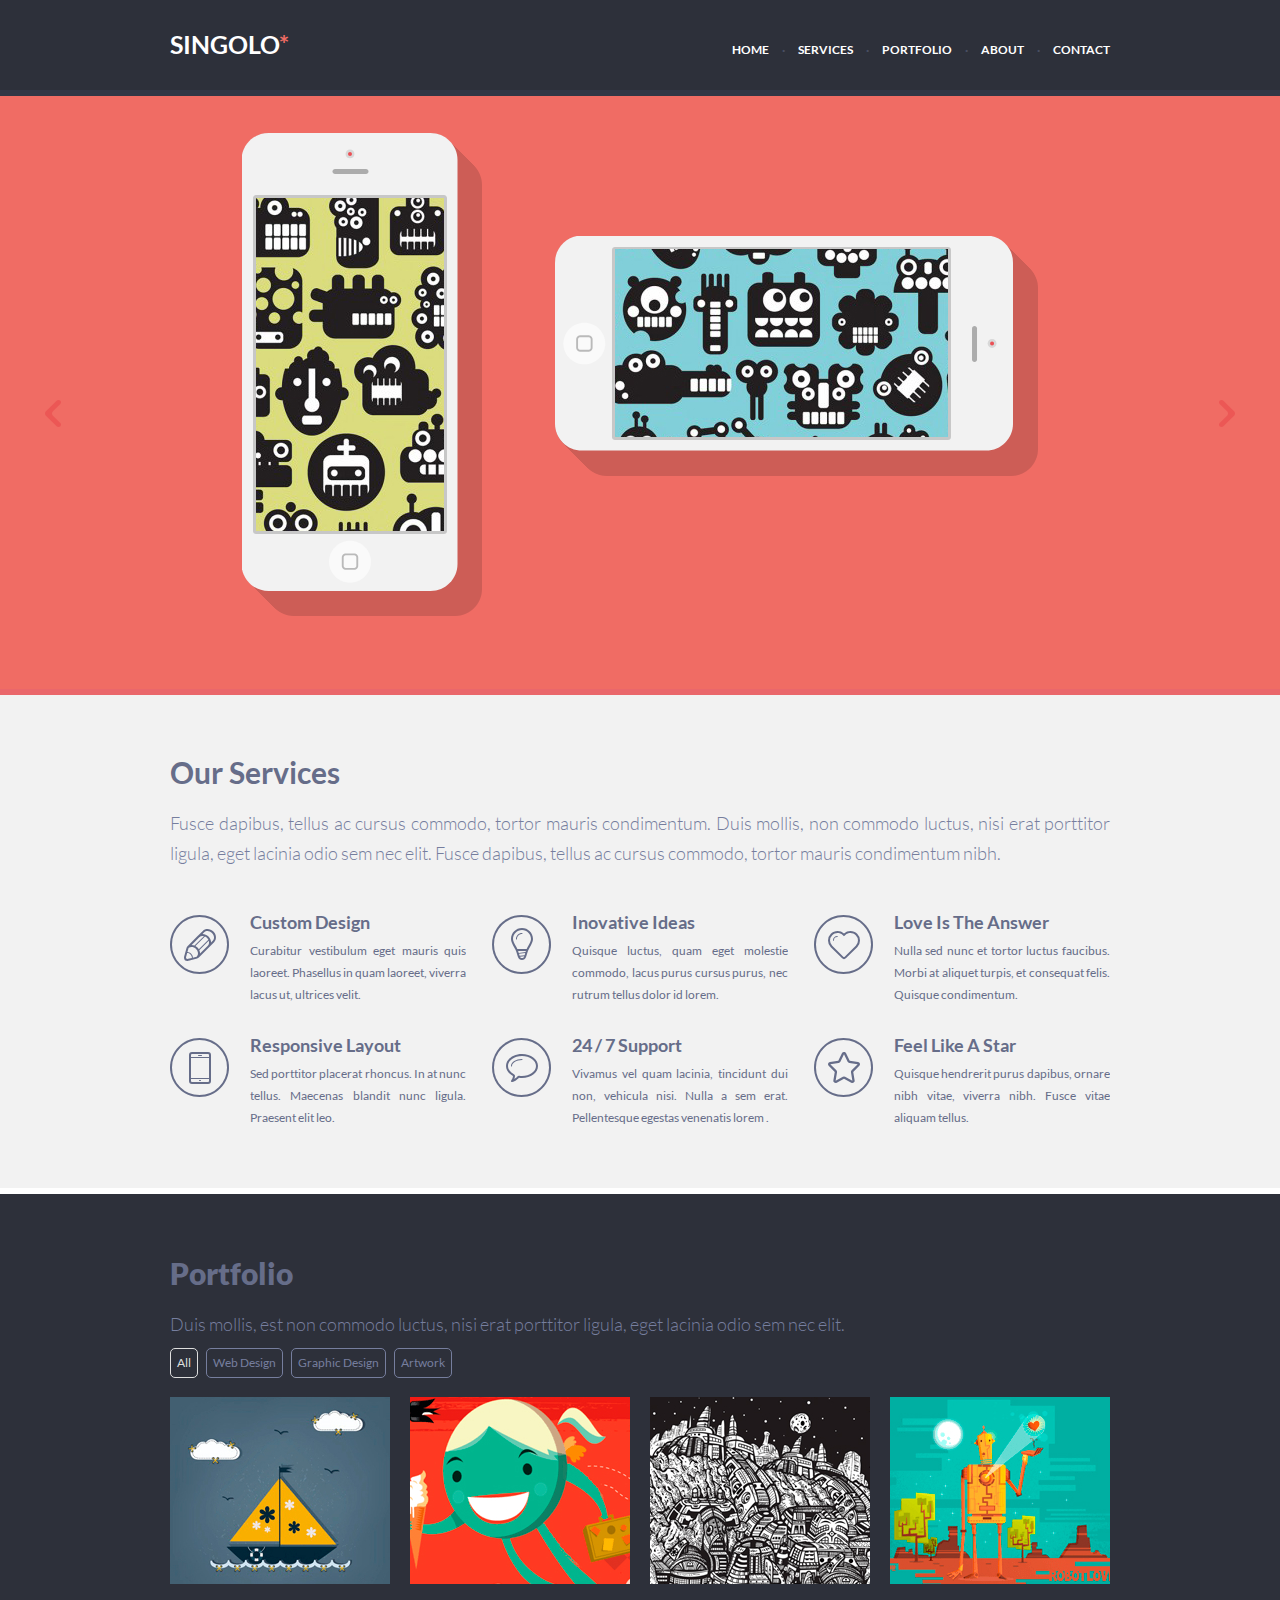
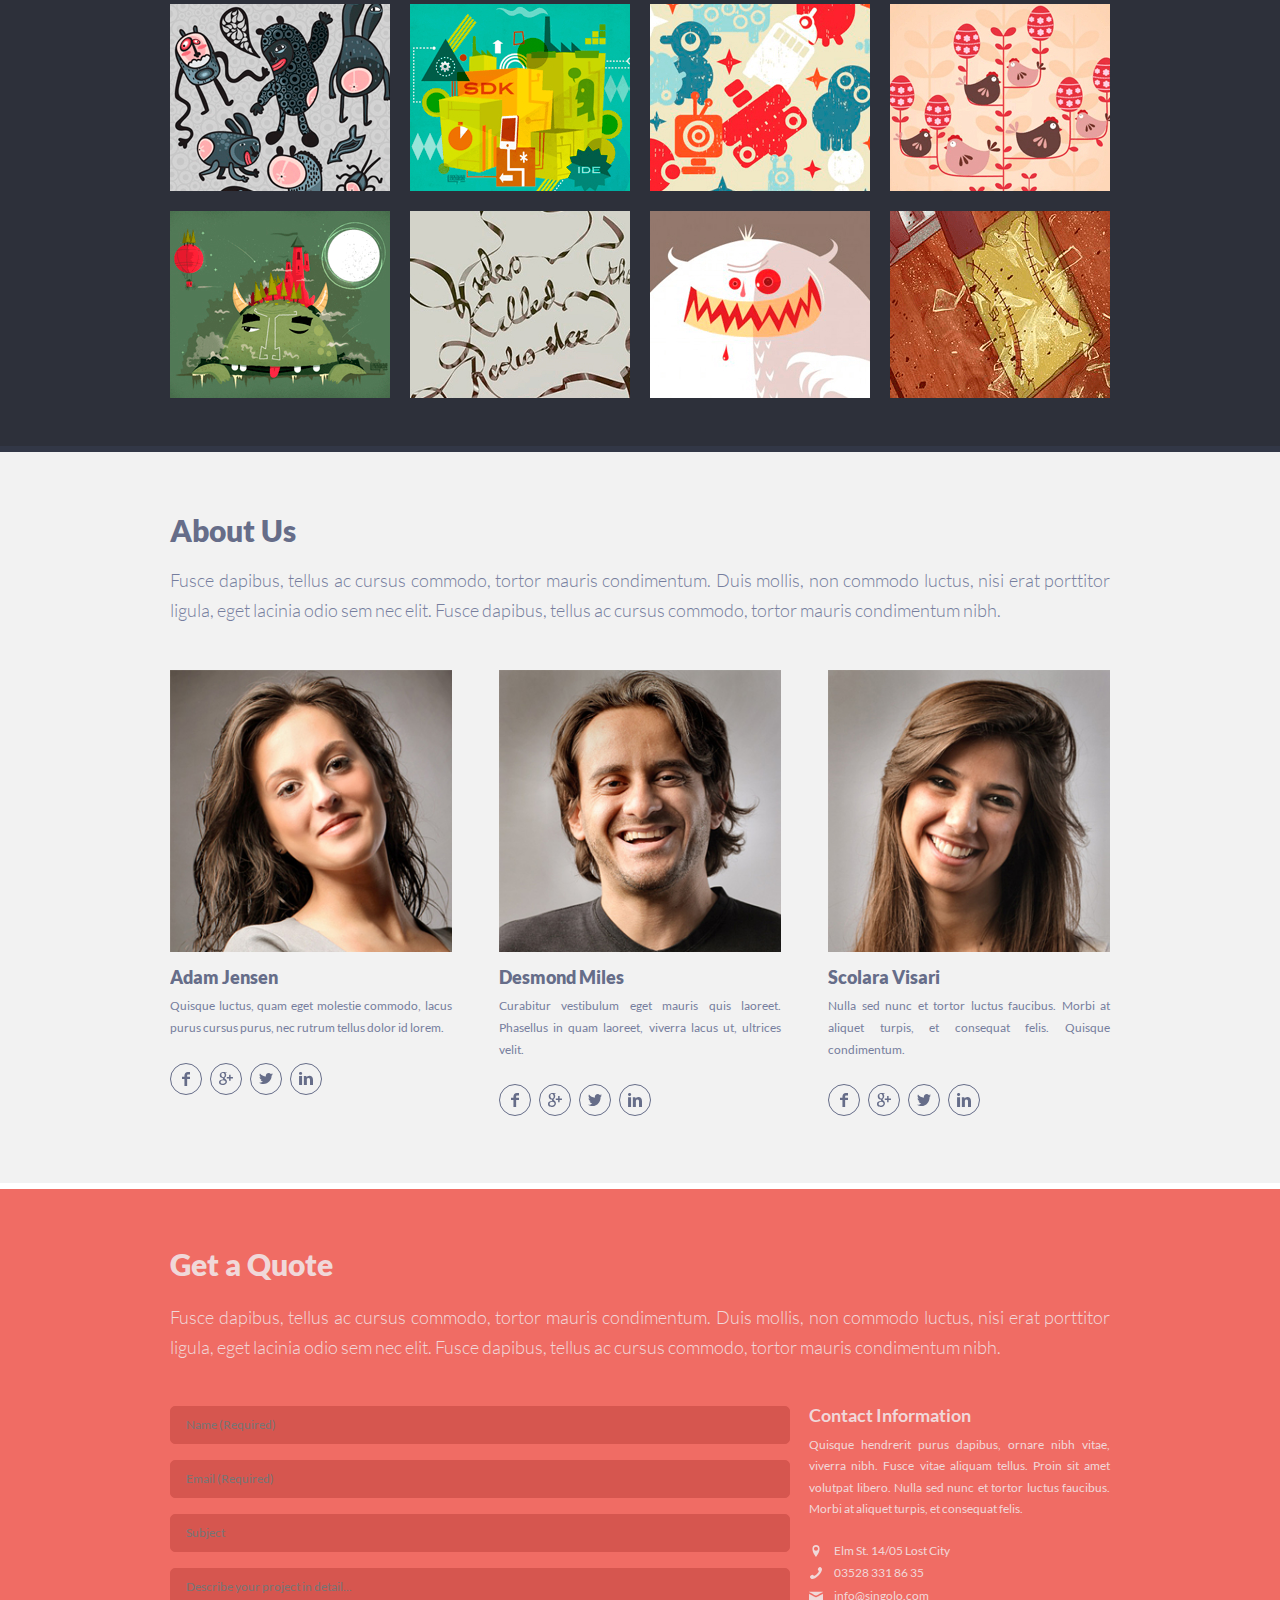
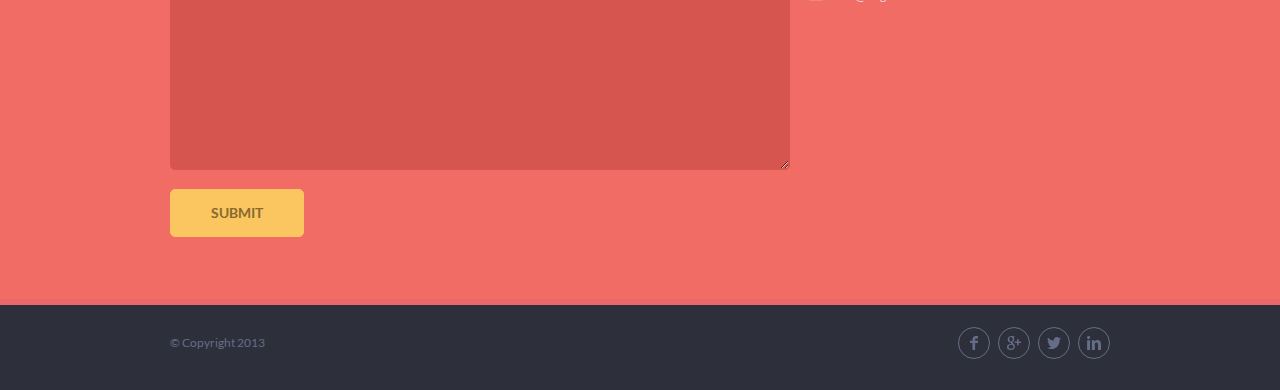
<file: index.html>
<!DOCTYPE html>
<html lang="en">
<head>
    <meta charset="UTF-8">
    <meta name="viewport" content="width=device-width, initial-scale=1.0">
    <meta http-equiv="X-UA-Compatible" content="ie=edge">
    <link rel="stylesheet" href="./style.css">
    <link rel="stylesheet" href="./assets/fonts/stylesheet.css">
    <title>Document</title>
</head>
<body>
    <header class="page-header">
        <div class="page-wrapper page-wrapper--mobile">
            <!--<h1 class="visually-hidden">Singolo</h1>-->
            <div class="page-header__menu page-header__menu--close">
                <button class="page-header__toggle page-header__toggle--close" type="button"><span class="visually-hidden">Открыть меню</span></button>
                <div class="logo__wrapper">
                    <button class="page-header__toggle page-header__toggle--open" type="button"><span class="visually-hidden">Открыть меню</span></button>
                    <a class="logo" href="#">SINGOLO<span class="logo--modifier">*</span></a>
                </div>
                <nav class="navigation">
                    <ul class="navigation__list">
                        <li><a class="navigation__item" href="#home">HOME</a></li>
                        <li><a class="navigation__item" href="#services">SERVICES</a></li>
                        <li><a class="navigation__item" href="#portfolio">PORTFOLIO</a></li>
                        <li><a class="navigation__item" href="#about">ABOUT</a></li>
                        <li><a class="navigation__item" href="#contact">CONTACT</a></li>
                    </ul>
                </nav>
            </div>
        </div>
    </header>

        <section class="slider" id="home">
            <!--<div class="slider__page-wrapper">-->
            <div class="slider__container">
                <div class="slider__item slider__item--active slide-1">
                        <div class="slider__content">
                                <div class="slider__phone phone phone--vertical">
                                    <img class="phone__display" src="./assets/img/phone-vertical-display.jpg" alt="iPhone vertical">
                                    <img class="phone__corps" src="./assets/img/phone-vertical.svg" alt="iPhone vertical">
                                    <img class="phone__shadow" src="./assets/img/phone-vertical-shadow.svg" alt="iPhone vertical">
                                </div>
                                <div class="slider__phone phone phone--horizontal">
                                        <img class="phone__display" src="./assets/img/phone-horizontal-display.jpg" alt="iPhone horizontal">
                                        <img class="phone__corps" src="./assets/img/phone-horizontal.svg" alt="iPhone horizontal">
                                        <img class="phone__shadow" src="./assets/img/phone-horizontal-shadow.svg" alt="iPhone horizontal">
                                </div>
                            </div>
                </div>
                <div class="slider__item slide-2">
                        <div class="slider__content">
                                <div class="slider__phone phone phone--3 phone--3-small phone--3-left">
                                        <img class="phone__display" src="./assets/img/phone-vertical-display-2.jpg" alt="iPhone vertical">
                                        <img class="phone__corps" src="./assets/img/phone-vertical.svg" alt="iPhone vertical">
                                        <img class="phone__shadow" src="./assets/img/phone-vertical-shadow.svg" alt="iPhone vertical">
                                    </div>
                                <div class="slider__phone phone phone--3">
                                    <img class="phone__display" src="./assets/img/phone-vertical-display-2.jpg" alt="iPhone vertical">
                                    <img class="phone__corps" src="./assets/img/phone-vertical.svg" alt="iPhone vertical">
                                    <img class="phone__shadow" src="./assets/img/phone-vertical-shadow.svg" alt="iPhone vertical">
                                </div>
                                <div class="slider__phone phone phone--3 phone--3-small phone--3-right">
                                        <img class="phone__display" src="./assets/img/phone-vertical-display-2.jpg" alt="iPhone vertical">
                                        <img class="phone__corps" src="./assets/img/phone-vertical.svg" alt="iPhone vertical">
                                        <img class="phone__shadow" src="./assets/img/phone-vertical-shadow.svg" alt="iPhone vertical">
                                </div>

                        </div>
                </div>
                <button class="slider__btn-arrow slider__btn-arrow--left"></button>


                <button class="slider__btn-arrow slider__btn-arrow--right"></button>

            </div>
            <!--</div>-->
        </section>
    <main class="page-main">
        <section class="services" id="services">
            <div class="page-wrapper">
                <h2 class="services__title">Our Services</h2>
                <p class="services__description">Fusce dapibus, tellus ac cursus commodo, tortor mauris condimentum. Duis mollis, non commodo luctus, nisi erat porttitor ligula, eget lacinia odio sem nec elit. Fusce dapibus, tellus ac cursus commodo, tortor mauris condimentum nibh.</p>
                <div class="services__items column-3-layout">
                    <div class="services__item services__item--pen">
                        <h3>Custom Design</h3>
                        <p>Curabitur vestibulum eget mauris quis laoreet. Phasellus in quam laoreet, viverra lacus ut, ultrices velit.</p>
                    </div>
                    <div class="services__item services__item--bulb">
                        <h3>Inovative Ideas</h3>
                        <p>Quisque luctus, quam eget molestie commodo, lacus purus cursus purus, nec rutrum tellus dolor id lorem.</p>
                    </div>
                    <div class="services__item services__item--heart">
                        <h3>Love Is The Answer</h3>
                        <p>Nulla sed nunc et tortor luctus faucibus. Morbi at aliquet turpis, et consequat felis. Quisque condimentum.</p>
                    </div>
                    <div class="services__item services__item--phone">
                        <h3>Responsive Layout</h3>
                        <p>Sed porttitor placerat rhoncus. In at nunc tellus. Maecenas blandit nunc ligula. Praesent elit leo.</p>
                    </div>
                    <div class="services__item services__item--bubble">
                        <h3>24 / 7 Support</h3>
                        <p>Vivamus vel quam lacinia, tincidunt dui non, vehicula nisi. Nulla a sem erat. Pellentesque egestas venenatis lorem .</p>
                    </div>
                    <div class="services__item services__item--star">
                        <h3>Feel Like A Star</h3>
                        <p>Quisque hendrerit purus dapibus, ornare nibh vitae, viverra nibh. Fusce vitae aliquam tellus.</p>
                    </div>
                </div>
            </div>
        </section>
        <section class="portfolio" id="portfolio">
            <div class="page-wrapper">
                    <h2 class="portfolio__title">Portfolio</h2>
                    <p  class="portfolio__description">Duis mollis, est non commodo luctus, nisi erat porttitor ligula, eget lacinia odio sem nec elit.</p>
                    <ul  class="portfolio__tags">
                        <li class="portfolio__tag portfolio__tag--active">All</li>
                        <li class="portfolio__tag">Web Design</li>
                        <li class="portfolio__tag">Graphic Design</li>
                        <li class="portfolio__tag">Artwork</l>
                    </ul>
                    <div class="portfolio__items columns-4-layout">
                        <img class="portfolio__item" src="./assets/img/portfolio-1.jpg" alt="1">
                        <img class="portfolio__item" src="./assets/img/portfolio-2.jpg" alt="2">
                        <img class="portfolio__item" src="./assets/img/portfolio-3.jpg" alt="3">
                        <img class="portfolio__item" src="./assets/img/portfolio-4.jpg" alt="4">
                        <img class="portfolio__item" src="./assets/img/portfolio-5.jpg" alt="5">
                        <img class="portfolio__item" src="./assets/img/portfolio-6.jpg" alt="6">
                        <img class="portfolio__item" src="./assets/img/portfolio-7.jpg" alt="7">
                        <img class="portfolio__item" src="./assets/img/portfolio-8.jpg" alt="8">
                        <img class="portfolio__item" src="./assets/img/portfolio-9.jpg" alt="9">
                        <img class="portfolio__item" src="./assets/img/portfolio-10.jpg" alt="10">
                        <img class="portfolio__item" src="./assets/img/portfolio-11.jpg" alt="11">
                        <img class="portfolio__item" src="./assets/img/portfolio-12.jpg" alt="12">
                    </div>
            </div>
        </section>
        
        <section class="about-us" id="about">
                <div class="page-wrapper">
                    <h2 class="about-us__title">About Us</h2>
                    <p class="about-us__description">Fusce dapibus, tellus ac cursus commodo, tortor mauris condimentum. Duis mollis, non commodo luctus, nisi erat porttitor ligula, eget lacinia odio sem nec elit. Fusce dapibus, tellus ac cursus commodo, tortor mauris condimentum nibh.</p>
                    <div class="column-3-layout">
                        <div class="about-us__item person">
                            <img class="person__photo" src="./assets/img/photo_1.jpg" alt="Adam Jensen">
                            <h3 class="person__name">Adam Jensen</h3>
                            <p class="person__description">Quisque luctus, quam eget molestie commodo, lacus purus cursus purus, nec rutrum tellus dolor id lorem.</p>
                            <ul class="social">
                                <li class="social__item">
                                    <a class="social__border" href="#"><img class="social__icon" src="./assets/img/facebook.svg"></a>
                                </li>
                                <li class="social__item">
                                    <a class="social__border" href="#"><img class="social__icon" src="./assets/img/google.svg"></a>
                                </li>
                                <li class="social__item">
                                    <a class="social__border" href="#"><img class="social__icon" src="./assets/img/twitter.svg"></a>
                                </li>
                                <li class="social__item">
                                    <a class="social__border" href="#"><img class="social__icon" src="./assets/img/linkedin.svg"></a>
                                </li>
                            </ul>
                        </div>
                        <div class="about-us__item person">
                            <img class="person__photo" src="./assets/img/photo_2.jpg" alt="Desmond Miles">
                            <h3 class="person__name">Desmond Miles</h3>
                            <p class="person__description">Curabitur vestibulum eget mauris quis laoreet. Phasellus in quam laoreet, viverra lacus ut, ultrices velit.</p>
                            <ul class="social">
                                <li class="social__item">
                                    <a class="social__border" href="#"><img class="social__icon" src="./assets/img/facebook.svg"></a>
                                </li>
                                <li class="social__item">
                                    <a class="social__border" href="#"><img class="social__icon" src="./assets/img/google.svg"></a>
                                </li>
                                <li class="social__item">
                                    <a class="social__border" href="#"><img class="social__icon" src="./assets/img/twitter.svg"></a>
                                </li>
                                <li class="social__item">
                                    <a class="social__border" href="#"><img class="social__icon" src="./assets/img/linkedin.svg"></a>
                                </li>
                            </ul>
                        </div>
                        <div class="about-us__item person">
                            <img class="person__photo" src="./assets/img/photo_3.jpg" alt="Scolara Visari">
                            <h3 class="person__name">Scolara Visari</h3>
                            <p class="person__description">Nulla sed nunc et tortor luctus faucibus. Morbi at aliquet turpis, et consequat felis. Quisque condimentum.</p>
                            <ul class="social">
                                <li class="social__item">
                                    <a class="social__border" href="#"><img class="social__icon" src="./assets/img/facebook.svg"></a>
                                </li>
                                <li class="social__item">
                                    <a class="social__border" href="#"><img class="social__icon" src="./assets/img/google.svg"></a>
                                </li>
                                <li class="social__item">
                                    <a class="social__border" href="#"><img class="social__icon" src="./assets/img/twitter.svg"></a>
                                </li>
                                <li class="social__item">
                                    <a class="social__border" href="#"><img class="social__icon" src="./assets/img/linkedin.svg"></a>
                                </li>
                            </ul>
                        </div>
                    </div>
                </div>    
        </section>
        <section class="feedback" id="contact">
                <div class="page-wrapper">
                        <h2 class="feedback__title">Get a Quote</h2>
                        <p class="feedback__description">Fusce dapibus, tellus ac cursus commodo, tortor mauris condimentum. Duis mollis, non commodo luctus, nisi erat porttitor ligula, eget lacinia odio sem nec elit. Fusce dapibus, tellus ac cursus commodo, tortor mauris condimentum nibh.</p>
                        <div class="feedback__wrapper columns-2-layout">
                            <form class="feedback__form">
                                <input type="text" name="user_name" id="user_name" placeholder="Name (Required)" required><br>
                                <input type="email" name="user_email" id="user_email" placeholder="Email (Required)" required><br>
                                <input type="text" name="subject" placeholder="Subject" required><br>
                                <textarea placeholder="Describe your project in detail..."></textarea><br>
                                <input class="btn-submit" type="submit" value="Submit">
                            </form>
                            <div class="contact__info">
                                <h3 class="contact__title">Contact Information</h3>
                                <p class="contact__description">Quisque hendrerit purus dapibus, ornare nibh vitae, viverra nibh. Fusce vitae aliquam tellus. Proin sit amet volutpat libero. Nulla sed nunc et tortor luctus faucibus. Morbi at aliquet turpis, et consequat felis.</p>
                                <p class="contact__item contact__item--address">Elm St. 14/05 Lost City</p>
                                <a class="contact__item contact__item--tel" href="#" type="tel">03528 331 86 35</a><br>
                                <a class="contact__item contact__item--email" href="mail-to:info@singolo.com" type="email">info@singolo.com</a>
                            </div>
                        </div>
                </div>
        </section>
        <section class="modal">
            <p class="modal-description">Введите пожалуйста свой логин и пароль</p>

            <button class="button modal-close" type="submit">ОК</button>
            
        </section>

    </main>

    <footer class="page-footer">
            <div class="page-wrapper page-footer__wrapper">
                <p class="copyright">
                    &copy; Copyright 2013
                </p>
                <ul class="social">
                        <li class="social__item">
                            <a class="social__border" href="#"><img class="social__icon" src="./assets/img/facebook.svg"></a>
                        </li>
                        <li class="social__item">
                            <a class="social__border" href="#"><img class="social__icon" src="./assets/img/google.svg"></a>
                        </li>
                        <li class="social__item">
                            <a class="social__border" href="#"><img class="social__icon" src="./assets/img/twitter.svg"></a>
                        </li>
                        <li class="social__item">
                            <a class="social__border" href="#"><img class="social__icon" src="./assets/img/linkedin.svg"></a>
                        </li>
                    </ul>
            </div>
    </footer>
</body>
<script src="script.js"></script>
</html>
</file>
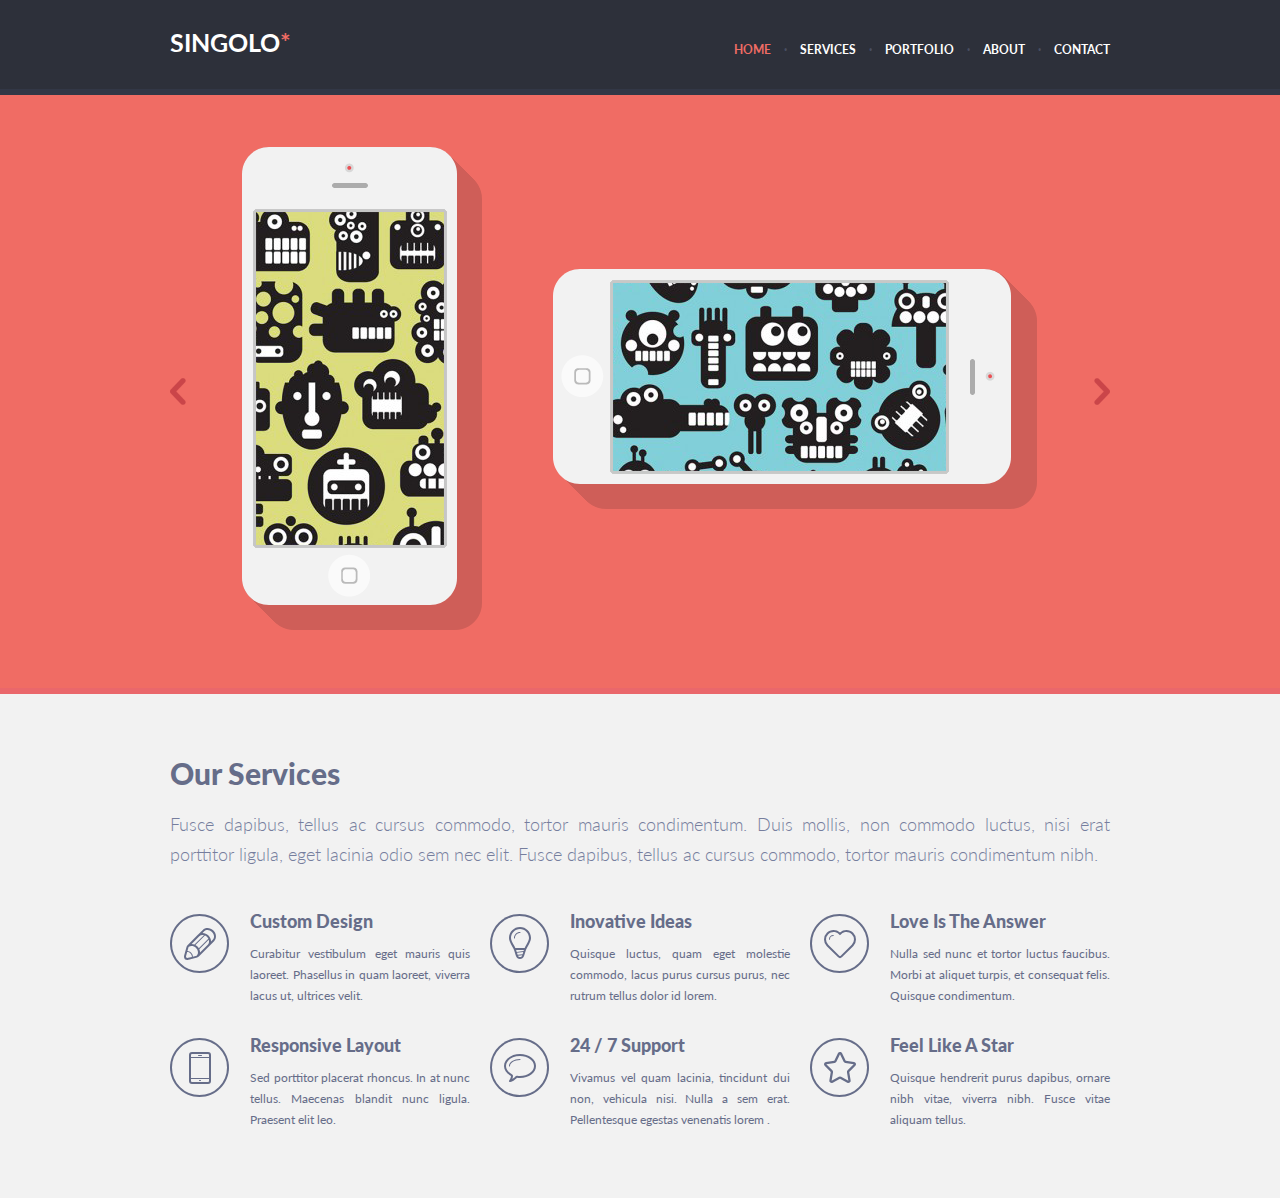
<file: singolo1.html>
<!DOCTYPE html>
<html lang="en">
<head>
    <meta charset="UTF-8">
    <meta name="viewport" content="width=device-width, initial-scale=1.0">
    <meta http-equiv="X-UA-Compatible" content="ie=edge">
    <link rel="stylesheet" href="singolo1.css">
    <link href="https://fonts.googleapis.com/css?family=Lato:300,400,700,900&display=swap" rel="stylesheet">  
    <title>Singolo. Part 1.</title>
    
</head>
<body>
    <header class="page-header">
        <div class="page-wrapper">
            <h1 class="visually-hidden">Singolo</h1>
            <div class="page-header__wrapper">
                <a class="logo" href="#">SINGOLO<span class="logo--modifier">*</span></a>
                <nav class="navigation">
                    <ul class="navigation__list">
                        <li><a class="navigation__item navigation__item--current" href="#">HOME</a></li>
                        <li><a class="navigation__item" href="#">SERVICES</a></li>
                        <li><a class="navigation__item" href="#">PORTFOLIO</a></li>
                        <li><a class="navigation__item" href="#">ABOUT</a></li>
                        <li><a class="navigation__item" href="#">CONTACT</a></li>
                    </ul>
                </nav>
            </div>
        </div>
    </header>
    <main class="page-main">
        <section class="slider">
            <div class="page-wrapper slider-flex">
                <button class="slider__btn-arrow"></button>
                <div class="slider__content">
                    <img class="slider__img" src="assets/iPhone_Vertical.png" alt="iPhone vertical">
                    <img class="slider__img" src="assets/iPhone_Horizontal.png" alt="iPhone horizontal">
                </div>
                <button class="slider__btn-arrow slider__btn-arrow--right"></button>
            </div>
        </section>
        <section class="services">
            <div class="page-wrapper">
                <h2 class="services__title">Our Services</h2>
                <p class="services__description">Fusce dapibus, tellus ac cursus commodo, tortor mauris condimentum. Duis mollis, non commodo luctus, nisi erat porttitor ligula, eget lacinia odio sem nec elit. Fusce dapibus, tellus ac cursus commodo, tortor mauris condimentum nibh.</p>
                <div class="services__items layout-3-column">
                    <div class="services__item services__item--pen">
                        <h3>Custom Design</h3>
                        <p>Curabitur vestibulum eget mauris quis laoreet. Phasellus in quam laoreet, viverra lacus ut, ultrices velit.</p>
                    </div>
                    <div class="services__item services__item--bulb">
                        <h3>Inovative Ideas</h3>
                        <p>Quisque luctus, quam eget molestie commodo, lacus purus cursus purus, nec rutrum tellus dolor id lorem.</p>
                    </div>
                    <div class="services__item services__item--heart">
                        <h3>Love Is The Answer</h3>
                        <p>Nulla sed nunc et tortor luctus faucibus. Morbi at aliquet turpis, et consequat felis. Quisque condimentum.</p>
                    </div>
                    <div class="services__item services__item--phone">
                        <h3>Responsive Layout</h3>
                        <p>Sed porttitor placerat rhoncus. In at nunc tellus. Maecenas blandit nunc ligula. Praesent elit leo.</p>
                    </div>
                    <div class="services__item services__item--bubble">
                        <h3>24 / 7 Support</h3>
                        <p>Vivamus vel quam lacinia, tincidunt dui non, vehicula nisi. Nulla a sem erat. Pellentesque egestas venenatis lorem .</p>
                    </div>
                    <div class="services__item services__item--star">
                        <h3>Feel Like A Star</h3>
                        <p>Quisque hendrerit purus dapibus, ornare nibh vitae, viverra nibh. Fusce vitae aliquam tellus.</p>
                    </div>
                </div>
            </div>
        </section>
    </main>
</body>
</html>
</file>
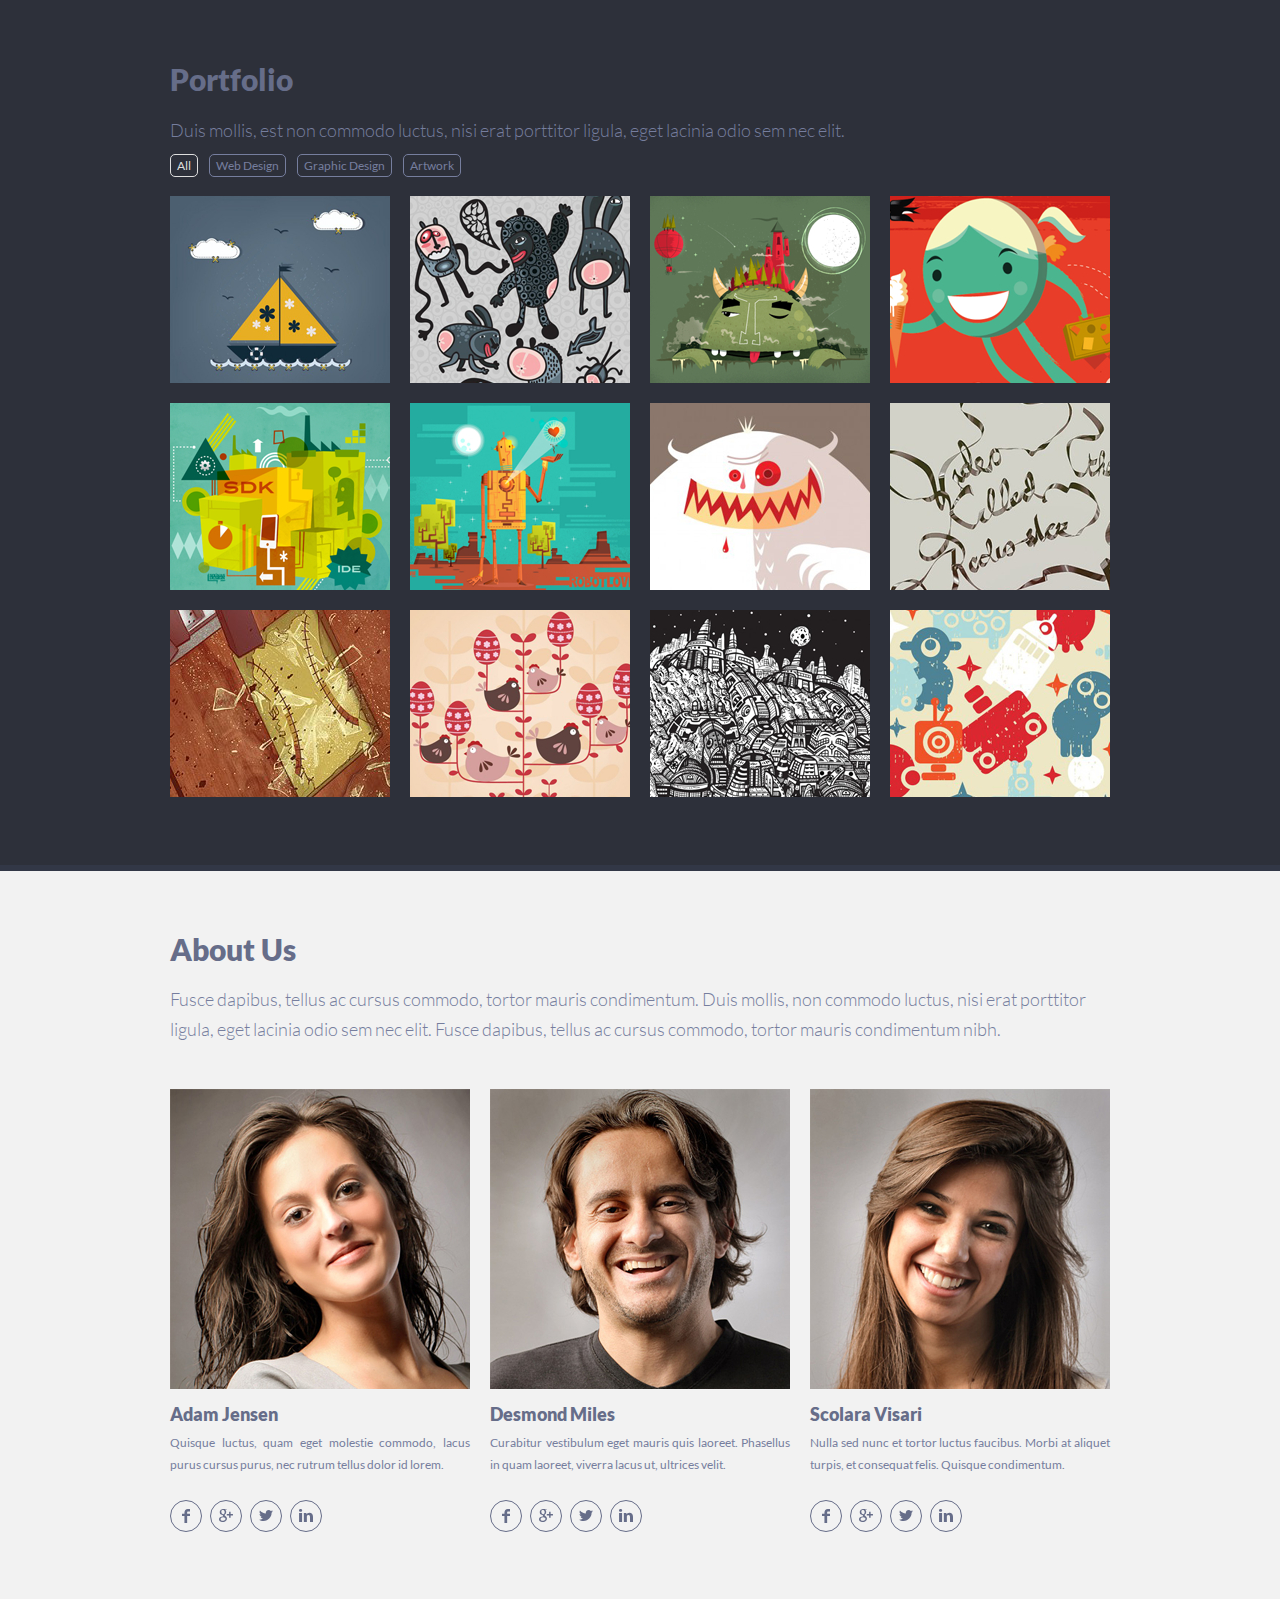
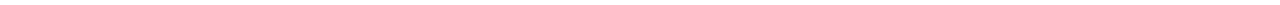
<file: singolo2.html>
<!DOCTYPE html>
<html lang="en">
<head>
    <meta charset="UTF-8">
    <meta name="viewport" content="width=device-width, initial-scale=1.0">
    <meta http-equiv="X-UA-Compatible" content="ie=edge">
    <link rel="stylesheet" href="singolo2.css">
    <link rel="stylesheet" href="./assets/fonts/stylesheet.css">
    <title>Document</title>
</head>
<body>
    

    <section class="portfolio">
        <div class="page-wrapper">
            <h2 class="portfolio__title">Portfolio</h2>
            <p  class="portfolio__description">Duis mollis, est non commodo luctus, nisi erat porttitor ligula, eget lacinia odio sem nec elit.</p>
            <p  class="portfolio__tags">
                <a class="portfolio__tag portfolio__tag--active">All</a>
                <a class="portfolio__tag">Web Design</a>
                <a class="portfolio__tag">Graphic Design</a>
                <a class="portfolio__tag">Artwork</a>
            </p>
            <div class="portfolio__items columns-4-layout">
                <img class="portfolio__item" src="./assets/img/Project_1.jpg" alt="">
                <img class="portfolio__item" src="./assets/img/Project_2.jpg" alt="">
                <img class="portfolio__item" src="./assets/img/Project_3.jpg" alt="">
                <img class="portfolio__item" src="./assets/img/Project_4.jpg" alt="">
                <img class="portfolio__item" src="./assets/img/Project_5.jpg" alt="">
                <img class="portfolio__item" src="./assets/img/Project_6.jpg" alt="">
                <img class="portfolio__item" src="./assets/img/Project_7.jpg" alt="">
                <img class="portfolio__item" src="./assets/img/Project_8.jpg" alt="">
                <img class="portfolio__item" src="./assets/img/Project_9.jpg" alt="">
                <img class="portfolio__item" src="./assets/img/Layer_8.jpg" alt="">
                <img class="portfolio__item" src="./assets/img/Layer_9.jpg" alt="">
                <img class="portfolio__item" src="./assets/img/Layer_11.jpg" alt="">
            </div>
        </div>
    </section>

    <section class="about-us">
        <div class="page-wrapper">
            <h2 class="about-us__title">About Us</h2>
            <p class="about-us__description">Fusce dapibus, tellus ac cursus commodo, tortor mauris condimentum. Duis mollis, non commodo luctus, nisi erat porttitor ligula, eget lacinia odio sem nec elit. Fusce dapibus, tellus ac cursus commodo, tortor mauris condimentum nibh.</p>
            <div class="column-3-layout">
                <div class="about-us__item person">
                    <img class="person__photo" src="./assets/img/photo_1.jpg" alt="Adam Jensen">
                    <h3 class="person__name">Adam Jensen</h3>
                    <p class="person__description">Quisque luctus, quam eget molestie commodo, lacus purus cursus purus, nec rutrum tellus dolor id lorem.</p>
                    <ul class="social">
                        <li class="social__item">
                            <a class="social__border" href="#"><img class="social__icon" src="./assets/img/facebook.svg"></a>
                        </li>
                        <li class="social__item">
                            <a class="social__border" href="#"><img class="social__icon" src="./assets/img/google.svg"></a>
                        </li>
                        <li class="social__item">
                            <a class="social__border" href="#"><img class="social__icon" src="./assets/img/twitter.svg"></a>
                        </li>
                        <li class="social__item">
                            <a class="social__border" href="#"><img class="social__icon" src="./assets/img/linkedin.svg"></a>
                        </li>
                    </ul>
                </div>
                <div class="about-us__item person">
                    <img class="person__photo" src="./assets/img/photo_2.jpg" alt="Desmond Miles">
                    <h3 class="person__name">Desmond Miles</h3>
                    <p class="person__description">Curabitur vestibulum eget mauris quis laoreet. Phasellus in quam laoreet, viverra lacus ut, ultrices velit.</p>
                    <ul class="social">
                        <li class="social__item">
                            <a class="social__border" href="#"><img class="social__icon" src="./assets/img/facebook.svg"></a>
                        </li>
                        <li class="social__item">
                            <a class="social__border" href="#"><img class="social__icon" src="./assets/img/google.svg"></a>
                        </li>
                        <li class="social__item">
                            <a class="social__border" href="#"><img class="social__icon" src="./assets/img/twitter.svg"></a>
                        </li>
                        <li class="social__item">
                            <a class="social__border" href="#"><img class="social__icon" src="./assets/img/linkedin.svg"></a>
                        </li>
                    </ul>
                </div>
                <div class="about-us__item person">
                    <img class="person__photo" src="./assets/img/photo_3.jpg" alt="Scolara Visari">
                    <h3 class="person__name">Scolara Visari</h3>
                    <p class="person__description">Nulla sed nunc et tortor luctus faucibus. Morbi at aliquet turpis, et consequat felis. Quisque condimentum.</p>
                    <ul class="social">
                        <li class="social__item">
                            <a class="social__border" href="#"><img class="social__icon" src="./assets/img/facebook.svg"></a>
                        </li>
                        <li class="social__item">
                            <a class="social__border" href="#"><img class="social__icon" src="./assets/img/google.svg"></a>
                        </li>
                        <li class="social__item">
                            <a class="social__border" href="#"><img class="social__icon" src="./assets/img/twitter.svg"></a>
                        </li>
                        <li class="social__item">
                            <a class="social__border" href="#"><img class="social__icon" src="./assets/img/linkedin.svg"></a>
                        </li>
                    </ul>
                </div>
            </div>
        </div>    
    </section>

</body>
</html>
</file>
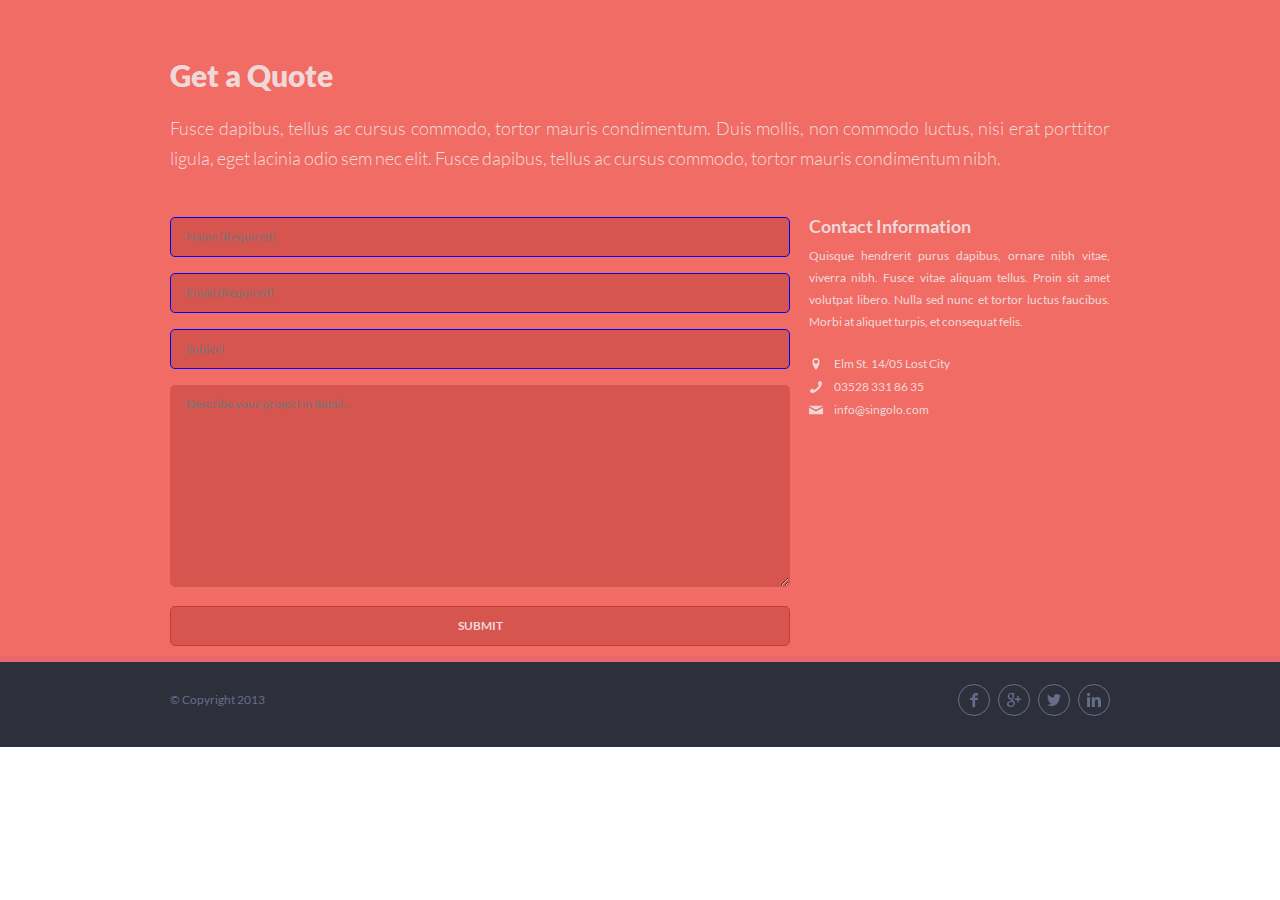
<file: singolo3.html>
<!DOCTYPE html>
<html lang="en">
<head>
    <meta charset="UTF-8">
    <meta name="viewport" content="width=device-width, initial-scale=1.0">
    <meta http-equiv="X-UA-Compatible" content="ie=edge">
    <link rel="stylesheet" href="singolo3.css">
    <link rel="stylesheet" href="./assets/fonts/stylesheet.css">
    <title>Document</title>
</head>
<body>
    <section class="feedback">
        <div class="page-wrapper">
            <h2 class="feedback__title">Get a Quote</h2>
            <p class="feedback__description">Fusce dapibus, tellus ac cursus commodo, tortor mauris condimentum. Duis mollis, non commodo luctus, nisi erat porttitor ligula, eget lacinia odio sem nec elit. Fusce dapibus, tellus ac cursus commodo, tortor mauris condimentum nibh.</p>
            <div class="feedback__wrapper columns-2-layout">
                <form class="feedback__form">
                    <input type="text" name="user_name" placeholder="Name (Required)" required><br>
                    <input type="email" name="user_email" placeholder="Email (Required)" required><br>
                    <input type="text" name="subject" placeholder="Subject" required><br>
                    <textarea placeholder="Describe your project in detail..."></textarea><br>
                    <input class="btn-submit" type="submit" value="Submit">
                </form>
                <div class="contact__info">
                    <h3 class="contact__title">Contact Information</h3>
                    <p class="contact__description">Quisque hendrerit purus dapibus, ornare nibh vitae, viverra nibh. Fusce vitae aliquam tellus. Proin sit amet volutpat libero. Nulla sed nunc et tortor luctus faucibus. Morbi at aliquet turpis, et consequat felis.</p>
                    <p class="contact__item contact__item--address">Elm St. 14/05 Lost City</p>
                    <a class="contact__item contact__item--tel" href="#" type="tel">03528 331 86 35</a><br>
                    <a class="contact__item contact__item--email" href="mail-to:info@singolo.com" type="email">info@singolo.com</a>
                </div>
            </div>
        </div>
    </section>

    <footer class="page-footer">
        <div class="page-wrapper page-footer__wrapper">
            <p class="copyright">
                &copy; Copyright 2013
            </p>
            <ul class="social">
                    <li class="social__item">
                        <a class="social__border" href="#"><img class="social__icon" src="./assets/img/facebook.svg"></a>
                    </li>
                    <li class="social__item">
                        <a class="social__border" href="#"><img class="social__icon" src="./assets/img/google.svg"></a>
                    </li>
                    <li class="social__item">
                        <a class="social__border" href="#"><img class="social__icon" src="./assets/img/twitter.svg"></a>
                    </li>
                    <li class="social__item">
                        <a class="social__border" href="#"><img class="social__icon" src="./assets/img/linkedin.svg"></a>
                    </li>
                </ul>
        </div>
    </footer>
</body>
</html>
</file>
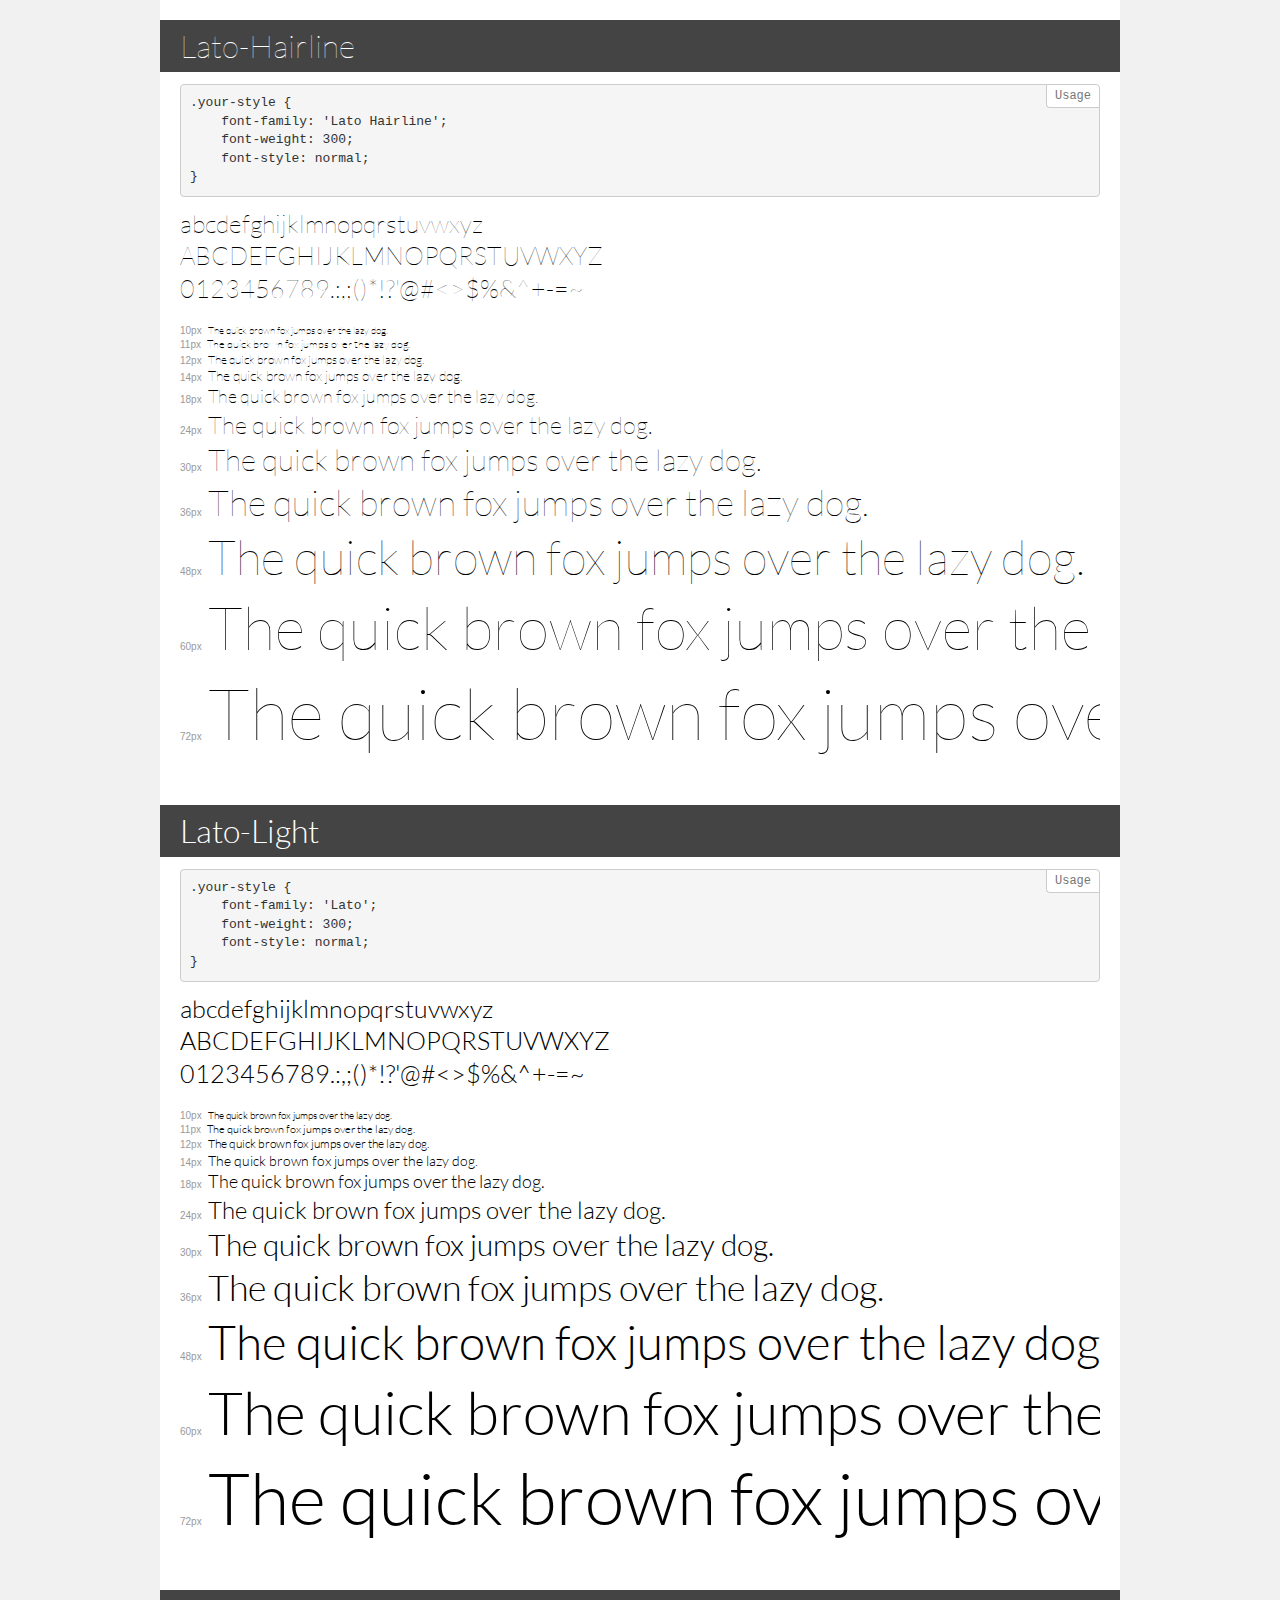
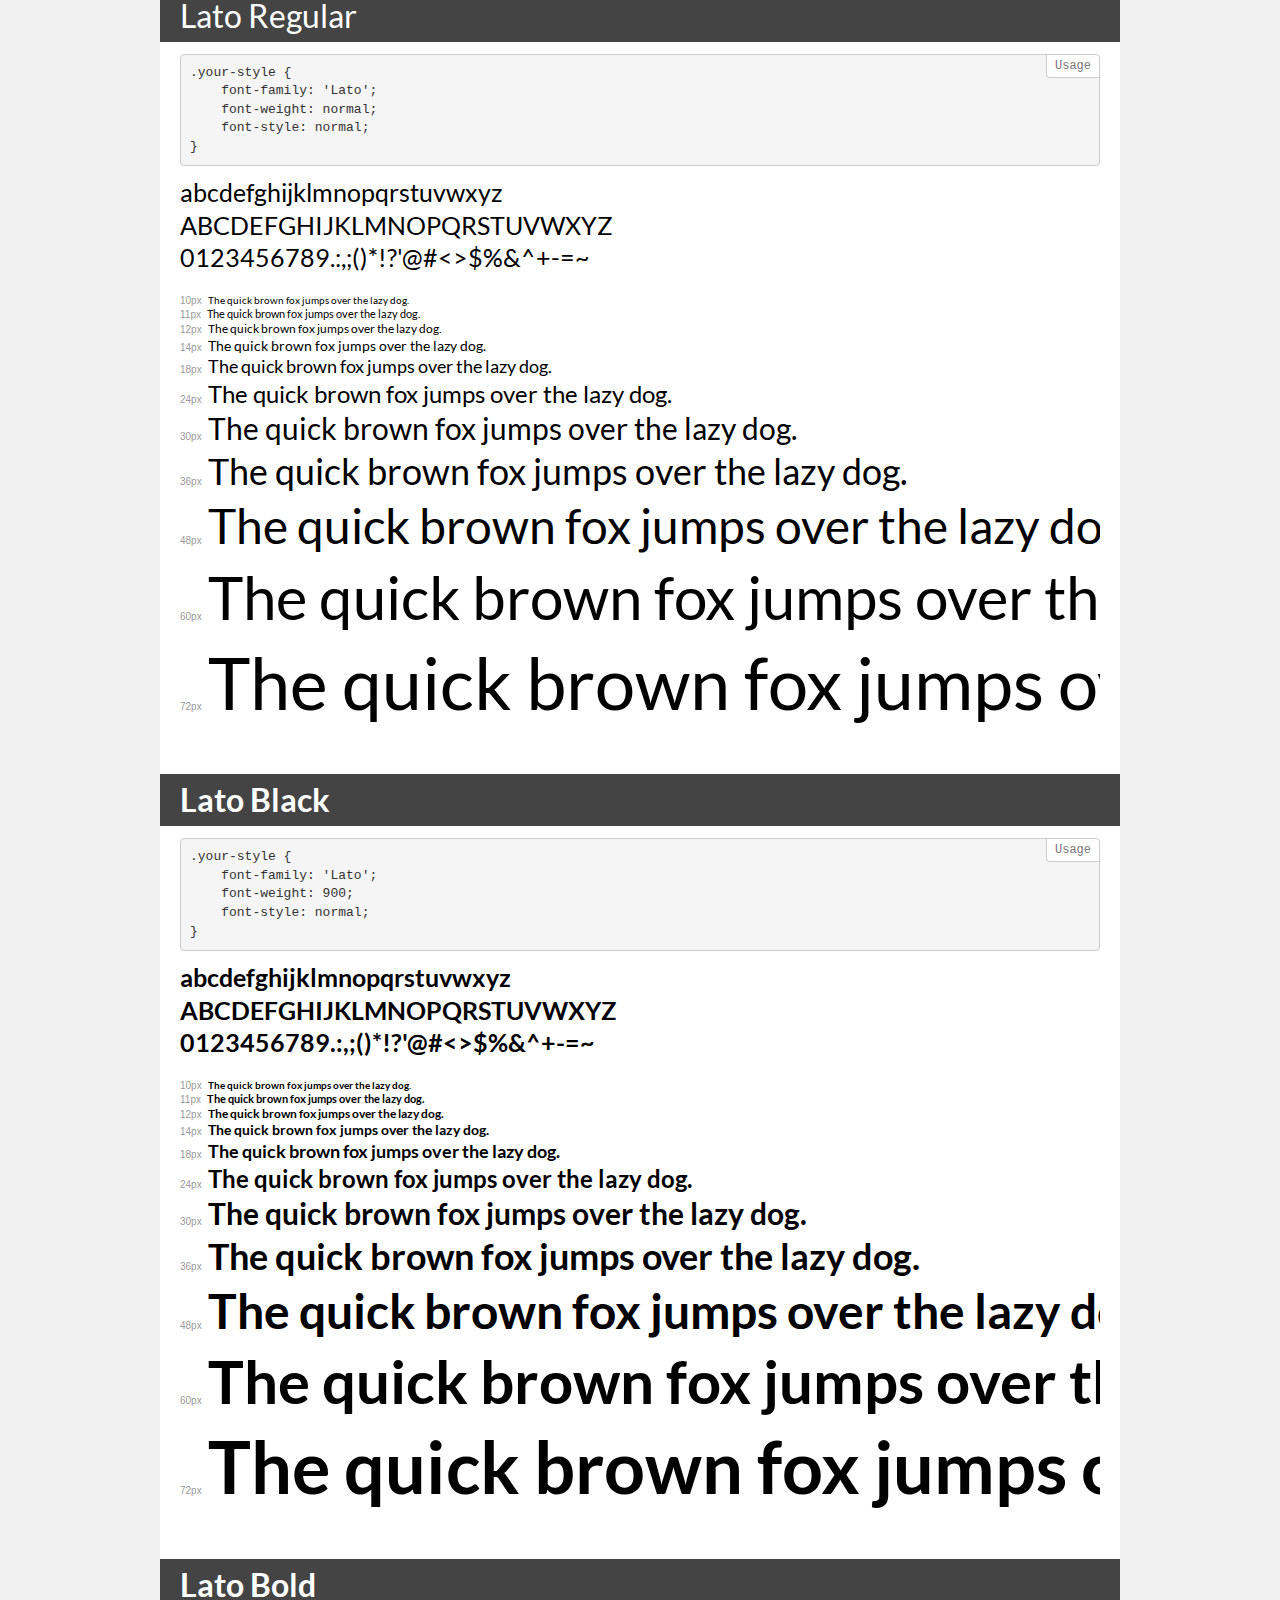
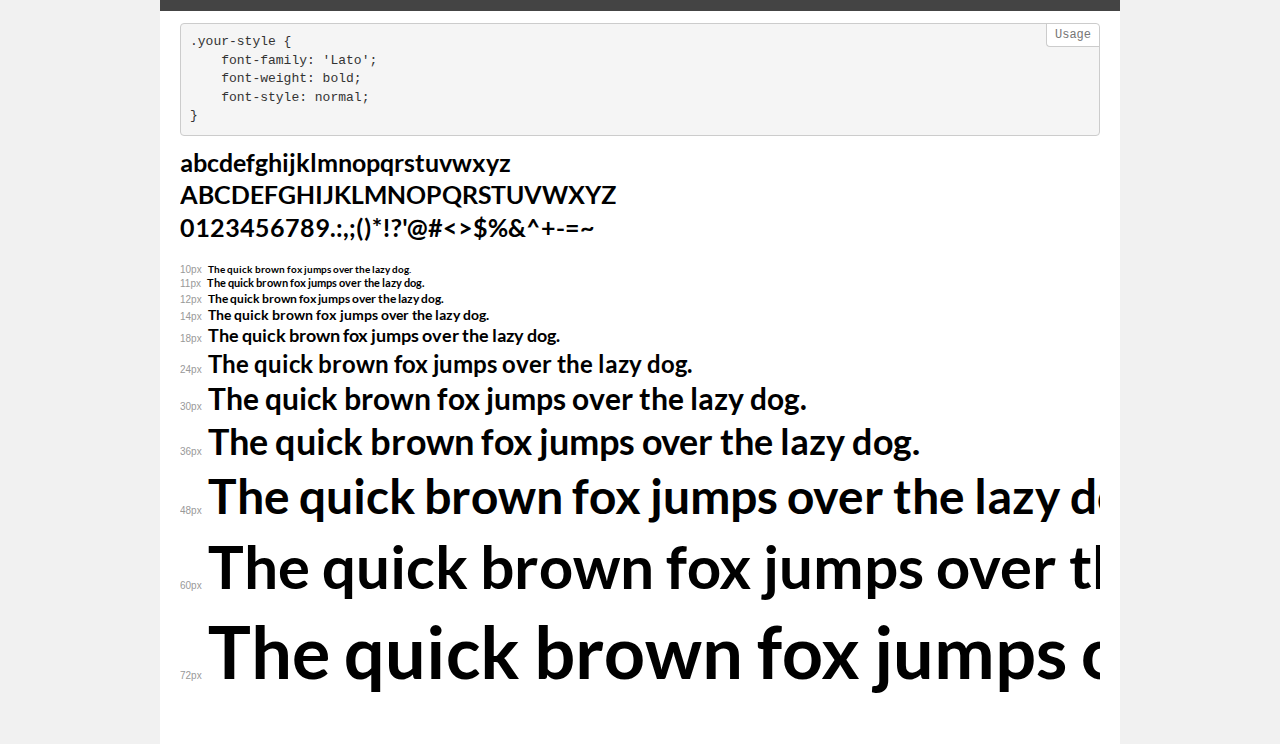
<file: assets/fonts/demo.html>
<!DOCTYPE html>
<html>
<head>
    <meta charset="utf-8">
    <meta http-equiv="X-UA-Compatible" content="IE=edge">
    <meta name="viewport" content="width=device-width, initial-scale=1">
    <meta name="robots" content="noindex, noarchive">
    <meta name="format-detection" content="telephone=no">
    <title>Transfonter demo</title>
    <link href="stylesheet.css" rel="stylesheet">
    <style>
        /*
        http://meyerweb.com/eric/tools/css/reset/
        v2.0 | 20110126
        License: none (public domain)
        */
        html, body, div, span, applet, object, iframe,
        h1, h2, h3, h4, h5, h6, p, blockquote, pre,
        a, abbr, acronym, address, big, cite, code,
        del, dfn, em, img, ins, kbd, q, s, samp,
        small, strike, strong, sub, sup, tt, var,
        b, u, i, center,
        dl, dt, dd, ol, ul, li,
        fieldset, form, label, legend,
        table, caption, tbody, tfoot, thead, tr, th, td,
        article, aside, canvas, details, embed,
        figure, figcaption, footer, header, hgroup,
        menu, nav, output, ruby, section, summary,
        time, mark, audio, video {
            margin: 0;
            padding: 0;
            border: 0;
            font-size: 100%;
            font: inherit;
            vertical-align: baseline;
        }
        /* HTML5 display-role reset for older browsers */
        article, aside, details, figcaption, figure,
        footer, header, hgroup, menu, nav, section {
            display: block;
        }
        body {
            line-height: 1;
        }
        ol, ul {
            list-style: none;
        }
        blockquote, q {
            quotes: none;
        }
        blockquote:before, blockquote:after,
        q:before, q:after {
            content: '';
            content: none;
        }
        table {
            border-collapse: collapse;
            border-spacing: 0;
        }
        /* common styles */
        body {
            background: #f1f1f1;
            color: #000;
        }
        .page {
            background: #fff;
            width: 920px;
            margin: 0 auto;
            padding: 20px 20px 0 20px;
            overflow: hidden;
        }
        .font-container {
            overflow-x: auto;
            overflow-y: hidden;
            margin-bottom: 40px;
            line-height: 1.3;
            white-space: nowrap;
            padding-bottom: 5px;
        }
        h1 {
            position: relative;
            background: #444;
            font-size: 32px;
            color: #fff;
            padding: 10px 20px;
            margin: 0 -20px 12px -20px;
        }
        .letters {
            font-size: 25px;
            margin-bottom: 20px;
        }
        .s10:before {
            content: '10px';
        }
        .s11:before {
            content: '11px';
        }
        .s12:before {
            content: '12px';
        }
        .s14:before {
            content: '14px';
        }
        .s18:before {
            content: '18px';
        }
        .s24:before {
            content: '24px';
        }
        .s30:before {
            content: '30px';
        }
        .s36:before {
            content: '36px';
        }
        .s48:before {
            content: '48px';
        }
        .s60:before {
            content: '60px';
        }
        .s72:before {
            content: '72px';
        }
        .s10:before, .s11:before, .s12:before, .s14:before,
        .s18:before, .s24:before, .s30:before, .s36:before,
        .s48:before, .s60:before, .s72:before {
            font-family: Arial, sans-serif;
            font-size: 10px;
            font-weight: normal;
            font-style: normal;
            color: #999;
            padding-right: 6px;
        }
        pre {
            display: block;
            position: relative;
            padding: 9px;
            margin: 0 0 10px;
            font-family: Monaco, Menlo, Consolas, "Courier New", monospace !important;
            font-size: 13px;
            line-height: 1.428571429;
            color: #333;
            font-weight: normal !important;
            font-style: normal !important;
            background-color: #f5f5f5;
            border: 1px solid #ccc;
            overflow-x: auto;
            border-radius: 4px;
        }
        pre:after {
            display: block;
            position: absolute;
            right: 0;
            top: 0;
            content: 'Usage';
            line-height: 1;
            padding: 5px 8px;
            font-size: 12px;
            color: #767676;
            background-color: #fff;
            border: 1px solid #ccc;
            border-right: none;
            border-top: none;
            border-radius: 0 4px 0 4px;
            z-index: 10;
        }
        /* responsive */
        @media (max-width: 959px) {
            .page {
                width: auto;
                margin: 0;
            }
        }
    </style>
</head>
<body>
<div class="page">
    <div class="demo" style="font-family: 'Lato Hairline'; font-weight: 300; font-style: normal;">
        <h1>Lato-Hairline</h1>
        <pre>.your-style {
    font-family: 'Lato Hairline';
    font-weight: 300;
    font-style: normal;
}</pre>
        <div class="font-container">
            <p class="letters">
                abcdefghijklmnopqrstuvwxyz<br>
ABCDEFGHIJKLMNOPQRSTUVWXYZ<br>
                0123456789.:,;()*!?'@#<>$%&^+-=~
            </p>
            <p class="s10" style="font-size: 10px;">The quick brown fox jumps over the lazy dog.</p>
            <p class="s11" style="font-size: 11px;">The quick brown fox jumps over the lazy dog.</p>
            <p class="s12" style="font-size: 12px;">The quick brown fox jumps over the lazy dog.</p>
            <p class="s14" style="font-size: 14px;">The quick brown fox jumps over the lazy dog.</p>
            <p class="s18" style="font-size: 18px;">The quick brown fox jumps over the lazy dog.</p>
            <p class="s24" style="font-size: 24px;">The quick brown fox jumps over the lazy dog.</p>
            <p class="s30" style="font-size: 30px;">The quick brown fox jumps over the lazy dog.</p>
            <p class="s36" style="font-size: 36px;">The quick brown fox jumps over the lazy dog.</p>
            <p class="s48" style="font-size: 48px;">The quick brown fox jumps over the lazy dog.</p>
            <p class="s60" style="font-size: 60px;">The quick brown fox jumps over the lazy dog.</p>
            <p class="s72" style="font-size: 72px;">The quick brown fox jumps over the lazy dog.</p>
        </div>
    </div>
    <div class="demo" style="font-family: 'Lato'; font-weight: 300; font-style: normal;">
        <h1>Lato-Light</h1>
        <pre>.your-style {
    font-family: 'Lato';
    font-weight: 300;
    font-style: normal;
}</pre>
        <div class="font-container">
            <p class="letters">
                abcdefghijklmnopqrstuvwxyz<br>
ABCDEFGHIJKLMNOPQRSTUVWXYZ<br>
                0123456789.:,;()*!?'@#<>$%&^+-=~
            </p>
            <p class="s10" style="font-size: 10px;">The quick brown fox jumps over the lazy dog.</p>
            <p class="s11" style="font-size: 11px;">The quick brown fox jumps over the lazy dog.</p>
            <p class="s12" style="font-size: 12px;">The quick brown fox jumps over the lazy dog.</p>
            <p class="s14" style="font-size: 14px;">The quick brown fox jumps over the lazy dog.</p>
            <p class="s18" style="font-size: 18px;">The quick brown fox jumps over the lazy dog.</p>
            <p class="s24" style="font-size: 24px;">The quick brown fox jumps over the lazy dog.</p>
            <p class="s30" style="font-size: 30px;">The quick brown fox jumps over the lazy dog.</p>
            <p class="s36" style="font-size: 36px;">The quick brown fox jumps over the lazy dog.</p>
            <p class="s48" style="font-size: 48px;">The quick brown fox jumps over the lazy dog.</p>
            <p class="s60" style="font-size: 60px;">The quick brown fox jumps over the lazy dog.</p>
            <p class="s72" style="font-size: 72px;">The quick brown fox jumps over the lazy dog.</p>
        </div>
    </div>
    <div class="demo" style="font-family: 'Lato'; font-weight: normal; font-style: normal;">
        <h1>Lato Regular</h1>
        <pre>.your-style {
    font-family: 'Lato';
    font-weight: normal;
    font-style: normal;
}</pre>
        <div class="font-container">
            <p class="letters">
                abcdefghijklmnopqrstuvwxyz<br>
ABCDEFGHIJKLMNOPQRSTUVWXYZ<br>
                0123456789.:,;()*!?'@#<>$%&^+-=~
            </p>
            <p class="s10" style="font-size: 10px;">The quick brown fox jumps over the lazy dog.</p>
            <p class="s11" style="font-size: 11px;">The quick brown fox jumps over the lazy dog.</p>
            <p class="s12" style="font-size: 12px;">The quick brown fox jumps over the lazy dog.</p>
            <p class="s14" style="font-size: 14px;">The quick brown fox jumps over the lazy dog.</p>
            <p class="s18" style="font-size: 18px;">The quick brown fox jumps over the lazy dog.</p>
            <p class="s24" style="font-size: 24px;">The quick brown fox jumps over the lazy dog.</p>
            <p class="s30" style="font-size: 30px;">The quick brown fox jumps over the lazy dog.</p>
            <p class="s36" style="font-size: 36px;">The quick brown fox jumps over the lazy dog.</p>
            <p class="s48" style="font-size: 48px;">The quick brown fox jumps over the lazy dog.</p>
            <p class="s60" style="font-size: 60px;">The quick brown fox jumps over the lazy dog.</p>
            <p class="s72" style="font-size: 72px;">The quick brown fox jumps over the lazy dog.</p>
        </div>
    </div>
    <div class="demo" style="font-family: 'Lato'; font-weight: 900; font-style: normal;">
        <h1>Lato Black</h1>
        <pre>.your-style {
    font-family: 'Lato';
    font-weight: 900;
    font-style: normal;
}</pre>
        <div class="font-container">
            <p class="letters">
                abcdefghijklmnopqrstuvwxyz<br>
ABCDEFGHIJKLMNOPQRSTUVWXYZ<br>
                0123456789.:,;()*!?'@#<>$%&^+-=~
            </p>
            <p class="s10" style="font-size: 10px;">The quick brown fox jumps over the lazy dog.</p>
            <p class="s11" style="font-size: 11px;">The quick brown fox jumps over the lazy dog.</p>
            <p class="s12" style="font-size: 12px;">The quick brown fox jumps over the lazy dog.</p>
            <p class="s14" style="font-size: 14px;">The quick brown fox jumps over the lazy dog.</p>
            <p class="s18" style="font-size: 18px;">The quick brown fox jumps over the lazy dog.</p>
            <p class="s24" style="font-size: 24px;">The quick brown fox jumps over the lazy dog.</p>
            <p class="s30" style="font-size: 30px;">The quick brown fox jumps over the lazy dog.</p>
            <p class="s36" style="font-size: 36px;">The quick brown fox jumps over the lazy dog.</p>
            <p class="s48" style="font-size: 48px;">The quick brown fox jumps over the lazy dog.</p>
            <p class="s60" style="font-size: 60px;">The quick brown fox jumps over the lazy dog.</p>
            <p class="s72" style="font-size: 72px;">The quick brown fox jumps over the lazy dog.</p>
        </div>
    </div>
    <div class="demo" style="font-family: 'Lato'; font-weight: bold; font-style: normal;">
        <h1>Lato Bold</h1>
        <pre>.your-style {
    font-family: 'Lato';
    font-weight: bold;
    font-style: normal;
}</pre>
        <div class="font-container">
            <p class="letters">
                abcdefghijklmnopqrstuvwxyz<br>
ABCDEFGHIJKLMNOPQRSTUVWXYZ<br>
                0123456789.:,;()*!?'@#<>$%&^+-=~
            </p>
            <p class="s10" style="font-size: 10px;">The quick brown fox jumps over the lazy dog.</p>
            <p class="s11" style="font-size: 11px;">The quick brown fox jumps over the lazy dog.</p>
            <p class="s12" style="font-size: 12px;">The quick brown fox jumps over the lazy dog.</p>
            <p class="s14" style="font-size: 14px;">The quick brown fox jumps over the lazy dog.</p>
            <p class="s18" style="font-size: 18px;">The quick brown fox jumps over the lazy dog.</p>
            <p class="s24" style="font-size: 24px;">The quick brown fox jumps over the lazy dog.</p>
            <p class="s30" style="font-size: 30px;">The quick brown fox jumps over the lazy dog.</p>
            <p class="s36" style="font-size: 36px;">The quick brown fox jumps over the lazy dog.</p>
            <p class="s48" style="font-size: 48px;">The quick brown fox jumps over the lazy dog.</p>
            <p class="s60" style="font-size: 60px;">The quick brown fox jumps over the lazy dog.</p>
            <p class="s72" style="font-size: 72px;">The quick brown fox jumps over the lazy dog.</p>
        </div>
    </div>
</div>
</body>
</html>
</file>
<file: style.css>
body {
    font-family: Lato, sans-serif;
    margin: 0;
    padding: 0;    
}

body, html {
    scroll-behavior: smooth;
}

h1, h2, h3, h4, h5, h6, p {
    padding: 0;
    margin: 0;
}

.visually-hidden {
    position: absolute;
    clip: rect(0 0 0 0);
    width: 1px;
    height: 1px;
    margin: -1px;    
}

.page-wrapper {
    max-width: 940px;
    padding: 0 40px 0 40px;
    margin: 0 auto 0 auto;
}

.page-header {
    background-color: #2d303a; 
    border-bottom: #323746 solid 6px;

    position: fixed;
    width: 100%;
    z-index: 5;

    height: 90px;
}

.page-header__menu {
    padding-top: 38px;
    display: flex;
    flex-direction: row;
    justify-content: space-between;
    align-items: baseline;
}

.navigation__list,
.portfolio__tags {
    list-style-type: none;
    padding-left: 0;
    margin: 0;
    display: flex;
    flex-direction: row;
}

.logo {
    font-family: Lato;
    font-size: 25px;
    line-height: 6px;
    font-weight: 700;
    text-transform: uppercase;
    text-decoration: none;
    color: #ffffff;
}

.navigation__item {
    color: #ffffff;
    font-size: 12px;
    line-height: 6px;
    font-weight: 700;
    text-transform: uppercase;
    text-decoration: none;
    
}

.logo--modifier,
.navigation__item--current {
    color: #f06c64;
}

.navigation__list li {
    margin-left: 13px;
}

.navigation__list li:not(:last-child) a::after {
    content: "·";
    width: 10px;
    margin-left: 13px;
    color: #494e62;
}

.navigation__list a:hover,
.navigation__list a:focus,
.navigation__list a:active {
    color: #f06c64;
}

.page-main {
    padding-top: 695px;
}

section {
    scroll-margin-top: 95px;
}

.slider {
    background-color: #ea676b;
    height: 600px;
    position: absolute;
    top: 395px;
    left: 50%;
    width: 100%;
    text-align: center;
    transform: translate(-50%, -50%);
}

.slider__page-wrapper {
    position: relative;
    max-width: 940px;
    padding: 0 40px 0 40px;
    margin: 0 auto 0 auto;
}

.slider__container {
    position: relative;
    width: 100%;
    height: 600px;
    overflow: hidden;
}

.slider-flex {
    display: flex;
    justify-content: space-between;
    flex-wrap: nowrap;
    align-items: center;
    height: 100%;
}

.slider__item {
    display: none;
    position: relative;
    margin: 0 auto;
    width: 100vw;
    height: 100%;
    animation: 0.5s ease-in-out;
    box-sizing: border-box;
}

.slider__item--active,
.next {
    display: block;
}

.next {
    position: absolute;
    top: 0;
    width: 100%;
}

.slider__content {
    display: flex;
    align-items: center;
    max-width: 796px;
    width: 78.04vw;
    justify-content: space-between;
    margin: auto auto auto auto;
    box-sizing: border-box;
}

.slide-1 {
    background-color: #F06C64;
    border-bottom: #ea676b solid 6px;

}
.slide-2 {
    background-color: #648BF0;
}

.to-left {
    animation-name: left;
}

.from-right {
    animation-name: right;
}

.to-right {
    animation-name: right;
    animation-direction: reverse;
}

.from-left {
    animation-name: left;
    animation-direction: reverse;
}

@keyframes left {
    from {
        left: 0;
    }
    to {
        left: -100%;
    }
}

@keyframes right {
    from {
        left: 100%;
    }
    to {
        left: 0;
    }
}



.slider__btn-arrow {
    position: absolute;
    top: 50%;
    bottom: 0;
    cursor: pointer;

    width: 26px;
    height: 37px;
    background-color: #ca4549;
    border: none;
    background: url("./assets/img/arrow-left.svg");
    background-repeat: no-repeat;
    background-position: center;
    z-index: 4;
    opacity: 0.5;
}

.slider__btn-arrow:hover {
    cursor: pointer;
    opacity: 1;
}

.slider__btn-arrow--left {
    left: 40px;
    right: auto;
}

.slider__btn-arrow--right {
    right: 40px;
    left: auto;
    transform: rotate(180deg);
}



.phone {
    position: relative;
}

.hidden {
    display: none;
}

.phone--vertical {
    margin-top: 38px;
    max-width: 240px;
    max-height: 483px;
    width: 23.53vw;
    height: 47.35vw;
}

.phone--horizontal {
    max-width: 483px;
    max-height: 240px;
    width: 47.35vw;
    height: 23.53vw;
}

.phone--3 {
    margin-top: 43px;
    max-width: 254px;
    max-height: 513px;
    width: 24.9vw;
    height: 50.29vw;
}

.phone__display {
    position: absolute;
    top: 13.46%;
    left: 5.83%;
    z-index: 3;
    width: 78.33%;
    height: 68.94%;
}

.phone__corps {
    position: absolute;
    top: 0px;
    left: 0px;
    width: 90%;
    z-index: 2;
}

.phone__shadow {
    position: absolute;
    top: 0px;
    left: 0px;
    width: 100%;
    height: 100%;
    z-index: 1;
}

.phone--horizontal .phone__display {
    left: 12.46%;
    top: 5.83%;
    width: 68.94%;
    height: 78.33%;
}

.phone--horizontal .phone__corps {
    width: 94.82%;
}
.phone--3-small {
    transform: scale(0.5);
    opacity: 0.5;
}
.phone--3-left {
    left: 10%;
}
.phone--3-right {
    right: 11.5%;

}

.slide-2 .slider__content {
    justify-content: center;
}


.services {
    background-color: #f2f2f2;
    border-bottom: #ffffff solid 6px;
    padding-top: 59px;
    padding-bottom: 29px;                                                                                                                                                                                                                                                                                                                                                                                                                                                                                                                                                                                                                                                                                                                                                                                                                                                                                                                                                                                                                                                                                                                                                                                                                                                                                                                                                                                                                                                                                                                                                                                                                                                                                                                                                                                                                                                                                                                                                                                                                                                                                                                                                                                                                                                                                                                                                                                                                                                                                                                                                                                                                                                                                                                                                                                                                                                                                                                                                                                                                                                                                                                                                                                                                                                                                                                                                                                                                                                                                                                                                                                                                                                                                                                                                                                                                                                                                                                                                                                                                                                                                                                                                                                                                                                            
}

.services__title {
    margin: 0;
    padding: 0;
    padding-bottom: 18px;
    color: #666d89;
    font-size: 30px;
    font-weight: 900;

}

.services__description {
    margin: 0;
    padding: 0;
    padding-bottom: 45px;
    color: #767e9e;
    font-size: 18px;
    font-weight: 300;
    line-height: 30px;
    text-align: justify;
}

.column-3-layout {
    display: flex;
    align-content: stretch;
    flex-wrap: wrap;
    flex-direction: row;
    justify-content: space-between;
    max-width: 940px;
    
}

.column-3-layout > * {
    width: 30%;
}

.services__item {
    width: 23%;
    height: 95px;
    padding-left: 80px;
    padding-bottom: 28px;
    background-repeat: no-repeat;
    background-position: 0 2px;
    overflow: hidden;
}

.services__item--pen {
    background-image: url("./assets/pen.svg");
}

.services__item--bulb {
    background-image: url("./assets/bulb.svg");
}

.services__item--heart {
    background-image: url("./assets/heart.svg");
}

.services__item--phone {
    background-image: url("./assets/phone.svg");
}

.services__item--bubble {
    background-image: url("./assets/bubble.svg");
}

.services__item--star {
    background-image: url("./assets/star.svg");
}

.services__item h3 {
    padding-bottom: 9px;
    color: #666d89;
    font-size: 18px;
    font-weight: 900;
    line-height: 18px;
}
    
.services__item p {
    color: #666d89;
    font-size: 12px;
    font-weight: 400;
    line-height: 22px;
    text-align: justify;
    text-overflow: clip;
    word-wrap: break-word;
}

.columns-4-layout {
    display: grid;
    gap: 20px;
}


.portfolio {
    background-color: #2d303a;
    color: #666d89;
    border-bottom: #323746 solid 6px;
    padding-top: 64px;
    padding-bottom: 48px;
}

.portfolio__title {
    color: #666d89;
    font-family: "Lato - Black";
    font-size: 30px;
    font-weight: 400;
    line-height: 30px;
    margin-bottom: 27px;

}

.portfolio__description {
    color: #767e9e;
    font-family: Lato;
    font-size: 18px;
    font-weight: 300;
    line-height: 18px;
    margin-bottom: 15px;
}

.portfolio__tags {
    margin-bottom: 19px;
}

.portfolio__tag {
    color: #767e9e;
    font-family: Lato;
    font-size: 12px;
    font-weight: 400;
    line-height: 21.56px;

    padding: 3px 6px 3px 6px;
    margin-right: 8px;

    border: 1px solid #767e9e;;
    border-radius: 5px;
}

.portfolio__tag--active {
    color: #dedede;
    border-color: #dedede;
}

.portfolio__tag:hover {
    cursor: pointer;
}

.portfolio__items > img:nth-child(4n+1) {
    grid-column-start: 1;
}

.portfolio__items > img:nth-child(4n+2) {
    grid-column-start: 2;
}

.portfolio__items > img:nth-child(4n+3) {
    grid-column-start: 3;
}

.portfolio__items > img:nth-child(4n) {
    grid-column-start: 4;
}

.portfolio__items > img:nth-child(1n+13) {
    display: none;
}

.portfolio__item {
    width: 100%;
}

.portfolio__item--border {
    outline: 5px solid #F06C64;

}

.about-us {
    background-color: #f2f2f2;
    border-bottom: 6px solid #ffffff;
    padding-top: 63px;
    padding-bottom: 67px;
}

.about-us__title {
    color: #666d89;
    font-family: "Lato - Black";
    font-size: 30px;
    font-weight: 400;
    line-height: 30px;
    padding-bottom: 20px;
}

.about-us__description {
    color: #767e9e;
    font-family: Lato;
    font-size: 18px;
    font-weight: 300;
    line-height: 30px;
    text-align: justify;
    padding-bottom: 45px;
}

.person__photo {
    width: 100%;
}

.person__name {
    color: #666d89;
    font-family: "Lato - Black";
    font-size: 18px;
    font-weight: 400;
    line-height: 17.86px;
    overflow: hidden;
    white-space: nowrap;
    text-overflow: ellipsis;
    padding-top: 14px;
    padding-bottom: 9px;

}

.person__description {
    color: #767e9e;
    font-family: Lato;
    font-size: 12px;
    font-weight: 400;
    line-height: 21.56px;
    text-align: justify;
    margin-bottom: 24px;
}

.social {
    margin: 0;
    padding: 0;
    list-style: none;
    display: flex;
    flex-wrap: nowrap;
}

.social__item {
    margin: 0;
    padding: 0;
    margin-right: 8px;
}

.social__item:last-child {
    margin-right: 0px;
}

.social__border {
    display: flex;
    width: 30px;
    height: 30px;
    border: 1px solid #666d89;
    border-radius: 50%;
    justify-content: center;
    align-items: center;
}

.social__icon {
    max-width: 14px;
    max-height: 14px;
}

.columns-2-layout {
    display: flex;
    flex-wrap: wrap;
    justify-content: space-between;
}

.feedback {
    background-color: #f06c64;
    padding-top: 67px;
    padding-bottom: 2px;
    border-bottom: 6px solid #ea676b;
}

.feedback__title {
    color: #f0d8d9;
    font-family: "Lato - Black";
    font-size: 30px;
    font-weight: 400;
    line-height: 17.86px;

    padding-bottom: 28px;
}

.feedback__description {
    font-size: 18px;
    line-height: 30px;
    color: #f0d8d9;
    font-family: "Lato";
    font-weight: 300;
    text-align: justify;

    padding-bottom: 44px;
}

.feedback__form {
    
    width: 66%;
}

.contact__info {
    width: 32%;
}


.feedback__form input, 
.feedback__form textarea {
    font-size: 12px;
    line-height: 22px;
    color: #f48c8f;
    font-family: "Lato";
    font-weight: 400;
    text-align: left;

    border: none;
    border-radius: 5px;
    background-color: #d6564f;
    margin-bottom: 16px;
    padding: 7px 15px;
    width: 100%;
    box-sizing: border-box;
    border: 1px solid #d6564f;
}

.feedback__form textarea {
    padding-top: 7px;                                                                                                                                                                                                                                                                                                                                                                                                                                                                                                                                                               
    height: 202px;
}

input.btn-submit {
    text-transform: uppercase;
    font-weight: 900;
    font-size: 14px;
    background: #FBC65F;
    text-align: center;
    margin-bottom: 60px;
    cursor: pointer;
    color: #886A30;
    padding: 12px 40px;
    width: auto;
    border: 1px solid #FBC65F;
}

.feedback__form input:focus,
.feedback__form textarea:focus {
    border: 1px solid #f48c8f; 
}

input.btn-submit:focus {
    border: 1px solid #FBC65F;
}

.contact__title {
    font-size: 18px;
    line-height: 18px;
    color: #f0d8d9;
    font-family: "Lato";
    font-weight: 900;
    text-align: left;
    padding-bottom: 10px;
}

.contact__description,
.contact__item {
    font-size: 12px;
    line-height: 21.5px;
    color: #f0d8d9;
    font-family: "Lato";
    font-weight: 400;
    text-align: justify;
    
}

.contact__description {
    padding-bottom: 20px;
}

.contact__item {
    text-decoration: none;
    padding-left: 10px;
    padding-bottom: 0px;  
    
}

.contact__item::before {
    content: "";
    display: inline-block;
    position: relative;
    width: 15px;
    height: 15px;
    
    background-size: 14px 12px;
    background-repeat: no-repeat;
    background-position-y: bottom;
    left: -10px;
    top: 2px;
}

.contact__item--address::before {
    background-image: url("./assets/img/addr.svg");
}

.contact__item--tel::before {
    background-image: url("./assets/img/tel.svg");
}

.contact__item--email::before {
    background-image: url("./assets/img/mail.svg");
}

.page-footer {
    background-color: #2d303a;
    padding-top: 22px;
    padding-bottom: 31px;
}

.page-footer__wrapper {
    display: flex;
    flex-direction: row;
    justify-content: space-between;
    align-items: center;
}

.copyright {
    color: #666d89;
    font-size: 12px;
}

.modal {
    position: fixed;
  
    display: none;
  
    color: #000000;
  
    background-color: #f8f3f0;
    
    top: 120px;
    left: 50%;

    width: 300px;
    margin-left: -230px;
    padding: 50px 80px;
  }
  
  .modal-show {
    display: block;
  }

section {
    scroll-margin-top: 95px;
}


@media (max-width: 1019px) {
    .services__item {
        width: 35%;
    }

    .portfolio__items > img:nth-child(3n+1) {
        grid-column-start: 1;
    }

    .portfolio__items > img:nth-child(3n+2) {
        grid-column-start: 2;
    }

    .portfolio__items > img:nth-child(3n+3) {
        grid-column-start: 3;
    }

}

@media (max-width: 768px) {
    .services__item {
        width: 35%;
    }

    .portfolio__items > img:nth-child(3n+1) {
        grid-column-start: 1;
    }

    .portfolio__items > img:nth-child(3n+2) {
        grid-column-start: 2;
    }

    .portfolio__items > img:nth-child(3n+3) {
        grid-column-start: 3;
    }


    .slider {
        top: 315px;
        height: 450px;
    }
    .slider__container {
        height: 450px;
    }
    .page-main {
        padding-top: 540px;
    }


    .slider__btn-arrow {
        top: 43%;
        width: 16px;
        height: 28px;
    }
    .slider__btn-arrow--left {
        left: 30px;
    }
    .slider__btn-arrow--right {
        right: 30px;
    }

}

.page-header__toggle {
    align-self: flex-end;
    margin-top: -10px;
    width: 25px;
    height: 25px;
    background-image: url("./assets/img/burger-menu-icon.svg");
    border: none;
    background-color: transparent;
    background-repeat: no-repeat;
    background-position: center;

}

.page-header__toggle--close {
    display: none;
}

.page-header__toggle--open {
    transform: rotate(90deg);
    display: none;
}

@media (max-width: 375px) {

    .services__item {
        width: 100%;
    }

    .portfolio__items {
        gap: 10px;
    }

    .portfolio__items > img:nth-child(2n+1) {
        grid-column-start: 1;
    }

    .portfolio__items > img:nth-child(2n+2) {
        grid-column-start: 2;
    }
    .portfolio__items > img:nth-child(1n+9) {
        display: none;
    }

    .about-us__item {
        width: 100%;
        margin-bottom: 34px;
    }

    .about-us {
        padding-bottom: 0;
    }

    .feedback__form {
        width: 100%;
    }

    .contact__info {
        width: 100%;
        margin-bottom: 42px;
    }

    .copyright {
        display: none;
    }

    .page-footer__wrapper {
        flex-direction: column;
    }

    .page-header {
        height: 70px;
        border-bottom: none;
    }
    .page-header__menu {
        padding-top: 30px;
    }

    section {
        scroll-margin-top: 70px;
    }

    /*меню*/
    /*скрывает само меню, оставляя открытым только пункт меню с гамбургером*/
    .page-header__menu--close .navigation__item {
        display: none;
    }

    .page-header__menu--close {
        justify-content: flex-start;
    }

    .page-header__menu--close .logo {
        display: block;
        align-self: flex-end;
        margin-left: 18vw;
    }

    .page-header__menu--close .page-header__toggle--close {
        display: block;
        margin-left: 20px;
    }

    .page-header__menu--close .navigation {
        display: none;
    }

    .page-header__menu--open .page-header__toggle--close {
        display: none;
    }

    .page-header__menu--open .page-header__toggle--open {
        display: block;
    }

    .page-header__menu--open {
        flex-direction: column;
        justify-content: flex-start;
        position: absolute;
        width: 80%;
        height: 100vh;
        background-color: #2d303a;
    }
    .navigation {
        flex-grow: 1;
    }

    .navigation__list {
        flex-direction: column;
        margin-left: 57px;
        margin-top: 25vh;
    }

    .navigation__list li:not(:last-child) a::after {
        display: none;
    }

    .navigation__list li {
        margin-bottom: 27px;
    }

    .navigation__item {
        font-weight: bold;
        font-size: 24px;
        line-height: 29px;
        margin-bottom: 27px;
    }

    .logo {
        margin-left: 20px;
    }

    .page-wrapper {
        padding: 0 30px 0 30px;
    }

    .page-wrapper--mobile {
        max-width: 100%;
        padding: 0 0 0 0;
        margin: 0 0 0 0;
    }

    .logo__wrapper {
        display: flex;
        justify-content: flex-start;
        margin-left: 20px;
    }

    input.btn-submit {
        margin-bottom: 40px;
        width: 100%;
    }

    .page-header {
        height: 70px;
        border-bottom: none;
    }
    .page-header__menu {
        padding-top: 30px;
    }
    .slider {
        top: 180px;
        height: 220px;
    }
    .slider__container {
        height: 220px;
    }
    .page-main {
        padding-top: 290px;
    }

    .phone--vertical,
    .phone--3 {
        margin-top: 20px;
    }

    .slider__btn-arrow {
        top: 43%;
        width: 14px;
        height: 25px;
        background-size: contain;
    }
    .slider__btn-arrow--left {
        left: 10px;
    }
    .slider__btn-arrow--right {
        right: 10px;
    }

}
</file>
<file: assets/fonts/stylesheet.css>
@font-face {
    font-family: 'Lato Hairline';
    src: url('Lato-Hairline.woff2') format('woff2'),
        url('Lato-Hairline.woff') format('woff');
    font-weight: 300;
    font-style: normal;
}

@font-face {
    font-family: 'Lato';
    src: url('Lato-Light.woff2') format('woff2'),
        url('Lato-Light.woff') format('woff');
    font-weight: 300;
    font-style: normal;
}

@font-face {
    font-family: 'Lato';
    src: url('Lato-Regular.woff2') format('woff2'),
        url('Lato-Regular.woff') format('woff');
    font-weight: normal;
    font-style: normal;
}

@font-face {
    font-family: 'Lato - Black';
    src: url('Lato-Black.woff2') format('woff2'),
        url('Lato-Black.woff') format('woff');
    font-weight: 900;
    font-style: normal;
}

@font-face {
    font-family: 'Lato';
    src: url('Lato-Bold.woff2') format('woff2'),
        url('Lato-Bold.woff') format('woff');
    font-weight: bold;
    font-style: normal;
}
</file>
<file: singolo1.css>
body {
    font-family: Lato, sans-serif;
    margin: 0;
    padding: 0;    
}

.visually-hidden {
    position: absolute;
    clip: rect(0 0 0 0);
    width: 1px;
    height: 1px;
    margin: -1px;    
}

.page-wrapper {
    max-width: 940px;
    padding: 0 40px 0 40px;
    margin: 0 auto 0 auto;
}

.page-header {
    height: 89px;
    background-color: #2d303a; 
    border-bottom: #323746 solid 6px;
}

.page-header__wrapper {
    display: flex;
    flex-direction: row;
    justify-content: space-between;
    align-items: flex-end;
    padding: 27px 0;
}

.navigation__list {
    list-style-type: none;
    padding-left: 0;
    margin: 0;
    display: flex;
    flex-direction: row;
}

.logo {
    font-family: Lato;
    font-size: 25px;
    font-weight: 700;
    text-transform: uppercase;
    text-decoration: none;
    color: #ffffff;

}

.navigation__item {
    color: #ffffff;
    font-size: 12px;
    font-weight: 700;
    line-height: 6.32px;
    text-transform: uppercase;
    text-decoration: none;
}

.logo--modifier,
.navigation__item--current {
    color: #f06c64;
}

.navigation__list li {
    margin-left: 13px;
}

.navigation__list li:not(:last-child) a::after {
    content: "·";
    width: 10px;
    margin-left: 13px;
    color: #494e62;
}

.navigation__list a:hover,
.navigation__list a:focus,
.navigation__list a:active {
    color: #f06c64;
}


.slider {
    background-color: #f06c64;
    border-bottom: #ea676b solid 5px;
}

.slider-flex {
    display: flex;
    justify-content: space-between;
    flex-wrap: nowrap;
    align-items: center;
}

.slider__btn-arrow {
    width: 16px;
    height: 27px;
    background-color: #ca4549;
    border: none;
    background: url("./assets/chev.png");
    background-repeat: no-repeat;
    background-position: center;
}

.slider__btn-arrow:hover {
    cursor: pointer;
}


.slider__btn-arrow--right {
    transform: rotate(180deg);                                                                                                                                                                                                                                                                                                                                                                                                                                                                                                                                                                                                                                                                                                                                                                                                                                                                                                                                                                                                                                                                                                                                                                                                                                                                                                                                                                                                                                                                                                                                                                                                                                                                                                                                                        
}

.slider__content {
    margin-top: 52px;
    margin-bottom: 58px;
    display: flex;
    align-items: center;
}

.slider__img {
    padding-right: 36px;
    padding-left: 35px;
}

.slider::after {                                                                                                                                                                                                                                                                                                                                                                                                                                                                                                                                                                                                                                                                                                                                                                                                                                                                                                                                                                                                        
    content: "";                                                                                                                                                                                                                                                                                                                                                                                                                                                                                                                                                                                                                                                                                                                                                                                                                                                                                                                                                                                                                                                                                                                                                                    
    display: block;                                                                                                                                                                                                                                                                                                                                                                                                                                                                                                                                                                                                                                                                                                                                                                                                                                                                                                                                                                                                                                                                                                                                                                                                                                                                                                                                                                                                                                                                                                                                                                                                                                                                                                                                                                                                                                                                                                                                                                                                                                                                                                                                                                                                                                                                                                                                                                                                                                                                                                                                                                                                                                                                                                                                                                                                                                                                                                                                                                                                                                                                                                                                                                                                                                                                                                                                                                                                                                                                                                                                                                                                                                                                                                                                                                                                                                                                                                                                                                                                                                                                                                                                                                                                                                                                                                                                                                                                                                                                                                                                                                                                                                                                                                                                                                                                                                                                                                                                                                                                                                                                                                                                                                                                                                                                                                                     
    position: absolute;                                                                                                                                                                                                                                                                                                                                                                                                                                                                                                                                                                                                                                                                                                                                                                                                                                                                                                                                                                                             
    height: 6px;                                                                                                                                                                                                            
    width: 100%;                                                                                                                                                                                                                                                                                        
   background-color: #ea676b;
}

.services {
    background-color: #f2f2f2;
    border-bottom: #ffffff solid 6px;                                                                                                                                                                                                                                                                                                                                                                                                                                                                                                                                                                                                                                                                                                                                                                                                                                                                                                                                                                                                                                                                                                                                                                                                                                                                                                                                                                                                                                                                                                                                                                                                                                                                                                                                                                                                                                                                                                                                                                                                                                                                                                                                                                                                                                                                                                                                                                                                                                                                                                                                                                                                                                                                                                                                                                                                                                                                                                                                                                                                                                                                                                                                                                                                                                                                                                                                                                                                                                                                                                                                                                                                                                                                                                                                                                                                                                                                                                                                                                                                                                                                                                                                                                                                                                                                          
}

.services__title {
    margin: 0;
    padding: 0;
    color: #666d89;
    font-size: 30px;
    font-weight: 900;
    padding-top: 62px;
}

.services__description {
    margin: 0;
    padding: 0;
    color: #767e9e;
    font-size: 18px;
    font-weight: 300;
    line-height: 30px;
    padding-top: 18px;
    text-align: justify;
}

.services__items {
    padding-top: 13px;
    padding-bottom: 68px;
}

.layout-3-column {
    display: flex;
    align-content: stretch;
    flex-wrap: wrap;
    flex-direction: row;
    justify-content: space-between;
    max-width: 940px;
    
}

.services__item {
    width: 220px;
    padding-left: 80px;
    background-repeat: no-repeat;
    background-position: 0 center;
    padding-top: 31px;
}

.services__item--pen {
    background-image: url("./assets/pen.svg");
}

.services__item--bulb {
    background-image: url("./assets/bulb.svg");
}

.services__item--heart {
    background-image: url("./assets/heart.svg");
}

.services__item--phone {
    background-image: url("./assets/phone.svg");
}

.services__item--bubble {
    background-image: url("./assets/bubble.svg");
}

.services__item--star {
    background-image: url("./assets/star.svg");
}

.services__item h3 {
    margin: 0;
    padding: 0;
    color: #666d89;
    font-size: 18px;
    font-weight: 900;
    line-height: 17.86px;
}
    
.services__item p {
    margin: 0;
    padding: 0;
    padding-top: 12px;
    color: #666d89;
    font-size: 12px;
    font-weight: 400;
    line-height: 21px;
    text-align: justify;

}
</file>
<file: singolo2.css>
body {
    font-family: Lato, sans-serif;
    margin: 0;
    padding: 0;    
}

h1, h2, h3, h4, h5, h6, p {
    padding: 0;
    margin: 0;
}



.visually-hidden {
    position: absolute;
    clip: rect(0 0 0 0);
    width: 1px;
    height: 1px;
    margin: -1px;    
}

.page-wrapper {
    max-width: 940px;
    padding: 0 40px 0 40px;
    margin: 0 auto 0 auto;
}

.page-header {
    height: 89px;
    background-color: #2d303a; 
    border-bottom: #323746 solid 6px;
}

.page-header__wrapper {
    display: flex;
    flex-direction: row;
    justify-content: space-between;
    align-items: flex-end;
    padding: 27px 0;
}

.navigation__list {
    list-style-type: none;
    padding-left: 0;
    margin: 0;
    display: flex;
    flex-direction: row;
}

.logo {
    font-family: Lato;
    font-size: 25px;
    font-weight: 700;
    text-transform: uppercase;
    text-decoration: none;
    color: #ffffff;

}

.navigation__item {
    color: #ffffff;
    font-size: 12px;
    font-weight: 700;
    line-height: 6.32px;
    text-transform: uppercase;
    text-decoration: none;
}

.logo--modifier,
.navigation__item--current {
    color: #f06c64;
}

.navigation__list li {
    margin-left: 13px;
}

.navigation__list li:not(:last-child) a::after {
    content: "·";
    width: 10px;
    margin-left: 13px;
    color: #494e62;
}

.navigation__list a:hover,
.navigation__list a:focus,
.navigation__list a:active {
    color: #f06c64;
}


.slider {
    background-color: #f06c64;
    border-bottom: #ea676b solid 5px;
}

.slider-flex {
    display: flex;
    justify-content: space-between;
    flex-wrap: nowrap;
    align-items: center;
}

.slider__btn-arrow {
    width: 16px;
    height: 27px;
    background-color: #ca4549;
    border: none;
    background: url("./assets/chev.png");
    background-repeat: no-repeat;
    background-position: center;
}

.slider__btn-arrow:hover {
    cursor: pointer;
}


.slider__btn-arrow--right {
    transform: rotate(180deg);                                                                                                                                                                                                                                                                                                                                                                                                                                                                                                                                                                                                                                                                                                                                                                                                                                                                                                                                                                                                                                                                                                                                                                                                                                                                                                                                                                                                                                                                                                                                                                                                                                                                                                                                                        
}

.slider__content {
    margin-top: 52px;
    margin-bottom: 58px;
    display: flex;
    align-items: center;
}

.slider__img {
    padding-right: 36px;
    padding-left: 35px;
}

.slider::after {                                                                                                                                                                                                                                                                                                                                                                                                                                                                                                                                                                                                                                                                                                                                                                                                                                                                                                                                                                                                        
    content: "";                                                                                                                                                                                                                                                                                                                                                                                                                                                                                                                                                                                                                                                                                                                                                                                                                                                                                                                                                                                                                                                                                                                                                                    
    display: block;                                                                                                                                                                                                                                                                                                                                                                                                                                                                                                                                                                                                                                                                                                                                                                                                                                                                                                                                                                                                                                                                                                                                                                                                                                                                                                                                                                                                                                                                                                                                                                                                                                                                                                                                                                                                                                                                                                                                                                                                                                                                                                                                                                                                                                                                                                                                                                                                                                                                                                                                                                                                                                                                                                                                                                                                                                                                                                                                                                                                                                                                                                                                                                                                                                                                                                                                                                                                                                                                                                                                                                                                                                                                                                                                                                                                                                                                                                                                                                                                                                                                                                                                                                                                                                                                                                                                                                                                                                                                                                                                                                                                                                                                                                                                                                                                                                                                                                                                                                                                                                                                                                                                                                                                                                                                                                                     
    position: absolute;                                                                                                                                                                                                                                                                                                                                                                                                                                                                                                                                                                                                                                                                                                                                                                                                                                                                                                                                                                                             
    height: 6px;                                                                                                                                                                                                            
    width: 100%;                                                                                                                                                                                                                                                                                        
   background-color: #ea676b;
}

.services {
    background-color: #f2f2f2;
    border-bottom: #ffffff solid 6px;                                                                                                                                                                                                                                                                                                                                                                                                                                                                                                                                                                                                                                                                                                                                                                                                                                                                                                                                                                                                                                                                                                                                                                                                                                                                                                                                                                                                                                                                                                                                                                                                                                                                                                                                                                                                                                                                                                                                                                                                                                                                                                                                                                                                                                                                                                                                                                                                                                                                                                                                                                                                                                                                                                                                                                                                                                                                                                                                                                                                                                                                                                                                                                                                                                                                                                                                                                                                                                                                                                                                                                                                                                                                                                                                                                                                                                                                                                                                                                                                                                                                                                                                                                                                                                                                          
}

.services__title {
    margin: 0;
    padding: 0;
    color: #666d89;
    font-size: 30px;
    font-weight: 900;
    padding-top: 62px;
}

.services__description {
    margin: 0;
    padding: 0;
    color: #767e9e;
    font-size: 18px;
    font-weight: 300;
    line-height: 30px;
    padding-top: 18px;
    text-align: justify;
}

.services__items {
    padding-top: 13px;
    padding-bottom: 68px;
}

.layout-3-column,
.column-3-layout {
    display: flex;
    align-content: stretch;
    flex-wrap: wrap;
    flex-direction: row;
    justify-content: space-between;
    max-width: 940px;
    
}

.layout-3-column > *,
.column-3-layout > * {
    width: 300px;
}

.services__item {
    width: 220px;
    padding-left: 80px;
    background-repeat: no-repeat;
    background-position: 0 center;
    padding-top: 31px;
}

.services__item--pen {
    background-image: url("./assets/pen.svg");
}

.services__item--bulb {
    background-image: url("./assets/bulb.svg");
}

.services__item--heart {
    background-image: url("./assets/heart.svg");
}

.services__item--phone {
    background-image: url("./assets/phone.svg");
}

.services__item--bubble {
    background-image: url("./assets/bubble.svg");
}

.services__item--star {
    background-image: url("./assets/star.svg");
}

.services__item h3 {
    margin: 0;
    padding: 0;
    color: #666d89;
    font-size: 18px;
    font-weight: 900;
    line-height: 17.86px;
}
    
.services__item p {
    margin: 0;
    padding: 0;
    padding-top: 12px;
    color: #666d89;
    font-size: 12px;
    font-weight: 400;
    line-height: 21px;
    text-align: justify;

}

.columns-4-layout {
    display: flex;
    flex-wrap: wrap;
    justify-content: space-between;
}

.columns-4-layout > * {
    width: 220px;
    margin-bottom: 20px;
}

.columns-4-layout > img:nth-child(1n+13) {
    display: none;
}

.portfolio {
    background-color: #2d303a;
    color: #666d89;
    border-bottom: #323746 solid 6px;
    padding-top: 64px;
    padding-bottom: 48px;
}

.portfolio__title {
    color: #666d89;
    font-family: "Lato - Black";
    font-size: 30px;
    font-weight: 400;
    line-height: 30px;
    margin-bottom: 27px;

}

.portfolio__description {
    color: #767e9e;
    font-family: Lato;
    font-size: 18px;
    font-weight: 300;
    line-height: 18px;
    margin-bottom: 15px;
}

.portfolio__tags {
    margin-bottom: 19px;
}

.portfolio__tag {
    color: #767e9e;
    font-family: Lato;
    font-size: 12px;
    font-weight: 400;
    line-height: 21.56px;

    padding: 3px 6px 3px 6px;
    margin-right: 8px;

    border: 1px solid #767e9e;;
    border-radius: 5px;
}

.portfolio__tag--active {
    color: #dedede;
    border-color: #dedede;
}

.about-us {
    background-color: #f2f2f2;
    border-bottom: 6px solid #ffffff;
    padding-top: 63px;
    padding-bottom: 67px;
}

.about-us__title {
    color: #666d89;
    font-family: "Lato - Black";
    font-size: 30px;
    font-weight: 400;
    line-height: 30px;
    padding-bottom: 20px;
}

.about-us__description {
    color: #767e9e;
    font-family: Lato;
    font-size: 18px;
    font-weight: 300;
    line-height: 30px;

    padding-bottom: 45px;
}

.person__name {
    color: #666d89;
    font-family: "Lato - Black";
    font-size: 18px;
    font-weight: 400;
    line-height: 17.86px;
    
    margin-top: 14px;
    margin-bottom: 9px;
}

.person__description {
    color: #767e9e;
    font-family: Lato;
    font-size: 12px;
    font-weight: 400;
    line-height: 21.56px;
    
    text-align: justify;
    margin-bottom: 24px;
}

.social {
    margin: 0;
    padding: 0;
    list-style: none;

    display: flex;
    flex-wrap: nowrap;
}

.social__item {
    margin: 0;
    padding: 0;
}

.social__border {
    display: flex;
    width: 30px;
    height: 30px;
    border: 1px solid #666d89;
    border-radius: 50%;

    justify-content: center;
    align-items: center;

    margin-right: 8px;
}


.social__icon {
    max-width: 14px;
    max-height: 14px;
    color: #666d89;
}
</file>
<file: singolo3.css>
body {
    font-family: Lato, sans-serif;
    margin: 0;
    padding: 0;    
}

h1, h2, h3, h4, h5, h6, p {
    padding: 0;
    margin: 0;
}



.visually-hidden {
    position: absolute;
    clip: rect(0 0 0 0);
    width: 1px;
    height: 1px;
    margin: -1px;    
}

.page-wrapper {
    max-width: 940px;
    padding: 0 40px 0 40px;
    margin: 0 auto 0 auto;
}

.page-header {
    height: 89px;
    background-color: #2d303a; 
    border-bottom: #323746 solid 6px;
}

.page-header__wrapper {
    display: flex;
    flex-direction: row;
    justify-content: space-between;
    align-items: flex-end;
    padding: 27px 0;
}

.navigation__list {
    list-style-type: none;
    padding-left: 0;
    margin: 0;
    display: flex;
    flex-direction: row;
}

.logo {
    font-family: Lato;
    font-size: 25px;
    font-weight: 700;
    text-transform: uppercase;
    text-decoration: none;
    color: #ffffff;

}

.navigation__item {
    color: #ffffff;
    font-size: 12px;
    font-weight: 700;
    line-height: 6.32px;
    text-transform: uppercase;
    text-decoration: none;
}

.logo--modifier,
.navigation__item--current {
    color: #f06c64;
}

.navigation__list li {
    margin-left: 13px;
}

.navigation__list li:not(:last-child) a::after {
    content: "·";
    width: 10px;
    margin-left: 13px;
    color: #494e62;
}

.navigation__list a:hover,
.navigation__list a:focus,
.navigation__list a:active {
    color: #f06c64;
}


.slider {
    background-color: #f06c64;
    border-bottom: #ea676b solid 5px;
}

.slider-flex {
    display: flex;
    justify-content: space-between;
    flex-wrap: nowrap;
    align-items: center;
}

.slider__btn-arrow {
    width: 16px;
    height: 27px;
    background-color: #ca4549;
    border: none;
    background: url("./assets/chev.png");
    background-repeat: no-repeat;
    background-position: center;
}

.slider__btn-arrow:hover {
    cursor: pointer;
}


.slider__btn-arrow--right {
    transform: rotate(180deg);                                                                                                                                                                                                                                                                                                                                                                                                                                                                                                                                                                                                                                                                                                                                                                                                                                                                                                                                                                                                                                                                                                                                                                                                                                                                                                                                                                                                                                                                                                                                                                                                                                                                                                                                                        
}

.slider__content {
    margin-top: 52px;
    margin-bottom: 58px;
    display: flex;
    align-items: center;
}

.slider__img {
    padding-right: 36px;
    padding-left: 35px;
}

.slider::after {                                                                                                                                                                                                                                                                                                                                                                                                                                                                                                                                                                                                                                                                                                                                                                                                                                                                                                                                                                                                        
    content: "";                                                                                                                                                                                                                                                                                                                                                                                                                                                                                                                                                                                                                                                                                                                                                                                                                                                                                                                                                                                                                                                                                                                                                                    
    display: block;                                                                                                                                                                                                                                                                                                                                                                                                                                                                                                                                                                                                                                                                                                                                                                                                                                                                                                                                                                                                                                                                                                                                                                                                                                                                                                                                                                                                                                                                                                                                                                                                                                                                                                                                                                                                                                                                                                                                                                                                                                                                                                                                                                                                                                                                                                                                                                                                                                                                                                                                                                                                                                                                                                                                                                                                                                                                                                                                                                                                                                                                                                                                                                                                                                                                                                                                                                                                                                                                                                                                                                                                                                                                                                                                                                                                                                                                                                                                                                                                                                                                                                                                                                                                                                                                                                                                                                                                                                                                                                                                                                                                                                                                                                                                                                                                                                                                                                                                                                                                                                                                                                                                                                                                                                                                                                                     
    position: absolute;                                                                                                                                                                                                                                                                                                                                                                                                                                                                                                                                                                                                                                                                                                                                                                                                                                                                                                                                                                                             
    height: 6px;                                                                                                                                                                                                            
    width: 100%;                                                                                                                                                                                                                                                                                        
   background-color: #ea676b;
}

.services {
    background-color: #f2f2f2;
    border-bottom: #ffffff solid 6px;                                                                                                                                                                                                                                                                                                                                                                                                                                                                                                                                                                                                                                                                                                                                                                                                                                                                                                                                                                                                                                                                                                                                                                                                                                                                                                                                                                                                                                                                                                                                                                                                                                                                                                                                                                                                                                                                                                                                                                                                                                                                                                                                                                                                                                                                                                                                                                                                                                                                                                                                                                                                                                                                                                                                                                                                                                                                                                                                                                                                                                                                                                                                                                                                                                                                                                                                                                                                                                                                                                                                                                                                                                                                                                                                                                                                                                                                                                                                                                                                                                                                                                                                                                                                                                                                          
}

.services__title {
    margin: 0;
    padding: 0;
    color: #666d89;
    font-size: 30px;
    font-weight: 900;
    padding-top: 62px;
}

.services__description {
    margin: 0;
    padding: 0;
    color: #767e9e;
    font-size: 18px;
    font-weight: 300;
    line-height: 30px;
    padding-top: 18px;
    text-align: justify;
}

.services__items {
    padding-top: 13px;
    padding-bottom: 68px;
}

.layout-3-column,
.column-3-layout {
    display: flex;
    align-content: stretch;
    flex-wrap: wrap;
    flex-direction: row;
    justify-content: space-between;
    max-width: 940px;
    
}

.layout-3-column > *,
.column-3-layout > * {
    width: 300px;
}

.services__item {
    width: 220px;
    padding-left: 80px;
    background-repeat: no-repeat;
    background-position: 0 center;
    padding-top: 31px;
}

.services__item--pen {
    background-image: url("./assets/pen.svg");
}

.services__item--bulb {
    background-image: url("./assets/bulb.svg");
}

.services__item--heart {
    background-image: url("./assets/heart.svg");
}

.services__item--phone {
    background-image: url("./assets/phone.svg");
}

.services__item--bubble {
    background-image: url("./assets/bubble.svg");
}

.services__item--star {
    background-image: url("./assets/star.svg");
}

.services__item h3 {
    margin: 0;
    padding: 0;
    color: #666d89;
    font-size: 18px;
    font-weight: 900;
    line-height: 17.86px;
}
    
.services__item p {
    margin: 0;
    padding: 0;
    padding-top: 12px;
    color: #666d89;
    font-size: 12px;
    font-weight: 400;
    line-height: 21px;
    text-align: justify;

}

.columns-4-layout {
    display: flex;
    flex-wrap: wrap;
    justify-content: space-between;
}

.columns-4-layout > * {
    width: 220px;
    margin-bottom: 20px;
}

.columns-2-layout {
    display: flex;
    flex-wrap: wrap;
    justify-content: space-between;
}

.columns-4-layout > img:nth-child(1n+13) {
    display: none;
}

.portfolio {
    background-color: #2d303a;
    color: #666d89;
    border-bottom: #323746 solid 6px;
    padding-top: 64px;
    padding-bottom: 48px;
}

.portfolio__title {
    color: #666d89;
    font-family: "Lato - Black";
    font-size: 30px;
    font-weight: 400;
    line-height: 30px;
    margin-bottom: 27px;

}

.portfolio__description {
    color: #767e9e;
    font-family: Lato;
    font-size: 18px;
    font-weight: 300;
    line-height: 18px;
    margin-bottom: 15px;
}

.portfolio__tags {
    margin-bottom: 19px;
}

.portfolio__tag {
    color: #767e9e;
    font-family: Lato;
    font-size: 12px;
    font-weight: 400;
    line-height: 21.56px;

    padding: 3px 6px 3px 6px;
    margin-right: 8px;

    border: 1px solid #767e9e;;
    border-radius: 5px;
}

.portfolio__tag--active {
    color: #dedede;
    border-color: #dedede;
}

.about-us {
    background-color: #f2f2f2;
    border-bottom: 6px solid #ffffff;
    padding-top: 63px;
    padding-bottom: 67px;
}

.about-us__title {
    color: #666d89;
    font-family: "Lato - Black";
    font-size: 30px;
    font-weight: 400;
    line-height: 30px;
    padding-bottom: 20px;
}

.about-us__description {
    color: #767e9e;
    font-family: Lato;
    font-size: 18px;
    font-weight: 300;
    line-height: 30px;

    padding-bottom: 45px;
}

.person__name {
    color: #666d89;
    font-family: "Lato - Black";
    font-size: 18px;
    font-weight: 400;
    line-height: 17.86px;
    
    margin-top: 14px;
    margin-bottom: 9px;
}

.person__description {
    color: #767e9e;
    font-family: Lato;
    font-size: 12px;
    font-weight: 400;
    line-height: 21.56px;
    text-align: justify;
    margin-bottom: 24px;
}

.social {
    margin: 0;
    padding: 0;
    list-style: none;
    display: flex;
    flex-wrap: nowrap;
}

.social__item {
    margin: 0;
    padding: 0;
    margin-right: 8px;
}

.social__item:last-child {
    margin-right: 0px;
}

.social__border {
    display: flex;
    width: 30px;
    height: 30px;
    border: 1px solid #666d89;
    border-radius: 50%;
    justify-content: center;
    align-items: center;
}

.social__icon {
    max-width: 14px;
    max-height: 14px;
}

.feedback {
    background-color: #f06c64;
    padding-top: 67px;
    padding-bottom: 0px;
    border-bottom: 6px solid #ea676b;
}

.feedback__title {
    color: #f0d8d9;
    font-family: "Lato - Black";
    font-size: 30px;
    font-weight: 400;
    line-height: 17.86px;

    padding-bottom: 28px;
}

.feedback__description {
    font-size: 18px;
    line-height: 30px;
    color: #f0d8d9;
    font-family: "Lato";
    font-weight: 300;
    text-align: justify;

    padding-bottom: 44px;
}

.feedback__form {
    
    width: 66%;
}

.contact__info {
    width: 32%;
}


.feedback__form input, 
.feedback__form textarea {
    font-size: 12px;
    line-height: 22px;
    color: #f48c8f;
    font-family: "Lato";
    font-weight: 400;
    text-align: left;

    border: none;
    border-radius: 5px;
    background-color: #d6564f;
    margin-bottom: 16px;
    padding: 8px 15px;
    width: 100%;
    box-sizing: border-box;
    border: 1px solid #d6564f;
}

.feedback__form input:invalid {
    border-color:  blue;
}

.feedback__form textarea {
    padding-top: 7px;                                                                                                                                                                                                                                                                                                                                                                                                                                                                                                                                                               
    height: 202px;
}

input.btn-submit {
    text-transform: uppercase;
    font-weight: 900;
    border: 1px solid #d2372f;
    color: #f0d8d9;
    text-align: center;
    margin-bottom: 10px;
    cursor: pointer;
}

.feedback__form input:focus, 
.feedback__form textarea:focus {
    border: 1px solid #f48c8f; 
}

.contact__title {
    font-size: 18px;
    line-height: 18px;
    color: #f0d8d9;
    font-family: "Lato";
    font-weight: 900;
    text-align: left;
    padding-bottom: 10px;
}

.contact__description,
.contact__item {
    font-size: 12px;
    line-height: 22px;
    color: #f0d8d9;
    font-family: "Lato";
    font-weight: 400;
    text-align: justify;
    
}

.contact__description {
    padding-bottom: 20px;
}

.contact__item {
    text-decoration: none;
    padding-left: 10px;
    padding-bottom: 0px;  
    
}

.contact__item::before {
    content: "";
    display: inline-block;
    position: relative;
    width: 15px;
    height: 15px;
    
    background-size: 14px 12px;
    background-repeat: no-repeat;
    background-position-y: bottom;
    left: -10px;
    top: 2px;
}

.contact__item--address::before {
    background-image: url("./assets/img/addr.svg");
}

.contact__item--tel::before {
    background-image: url("./assets/img/tel.svg");
}

.contact__item--email::before {
    background-image: url("./assets/img/mail.svg");
}

.page-footer {
    background-color: #2d303a;
    padding-top: 22px;
    padding-bottom: 31px;
}

.page-footer__wrapper {
    display: flex;
    flex-direction: row;
    justify-content: space-between;
    align-items: center;
}

.page-footer .social {
    -right: -10px;
}

.copyright {
    color: #666d89;
    font-size: 12px;
}
</file>
